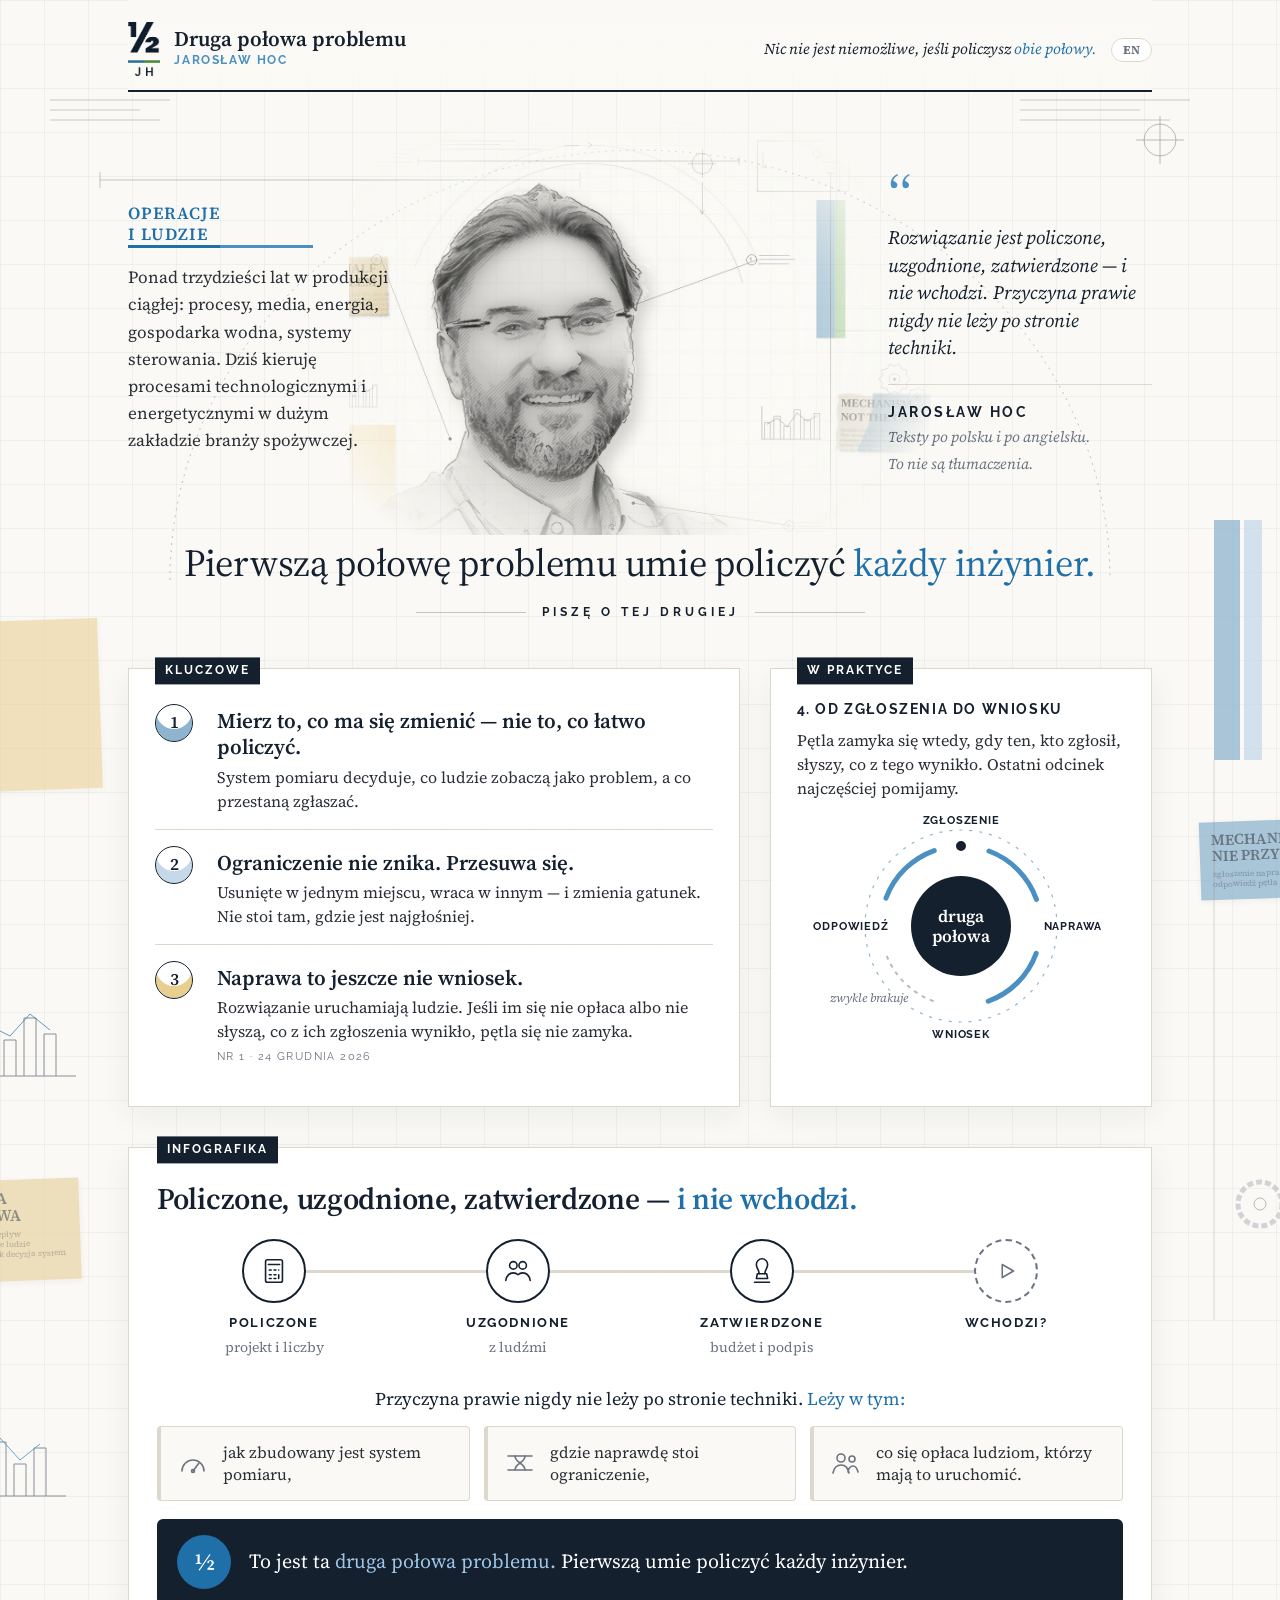
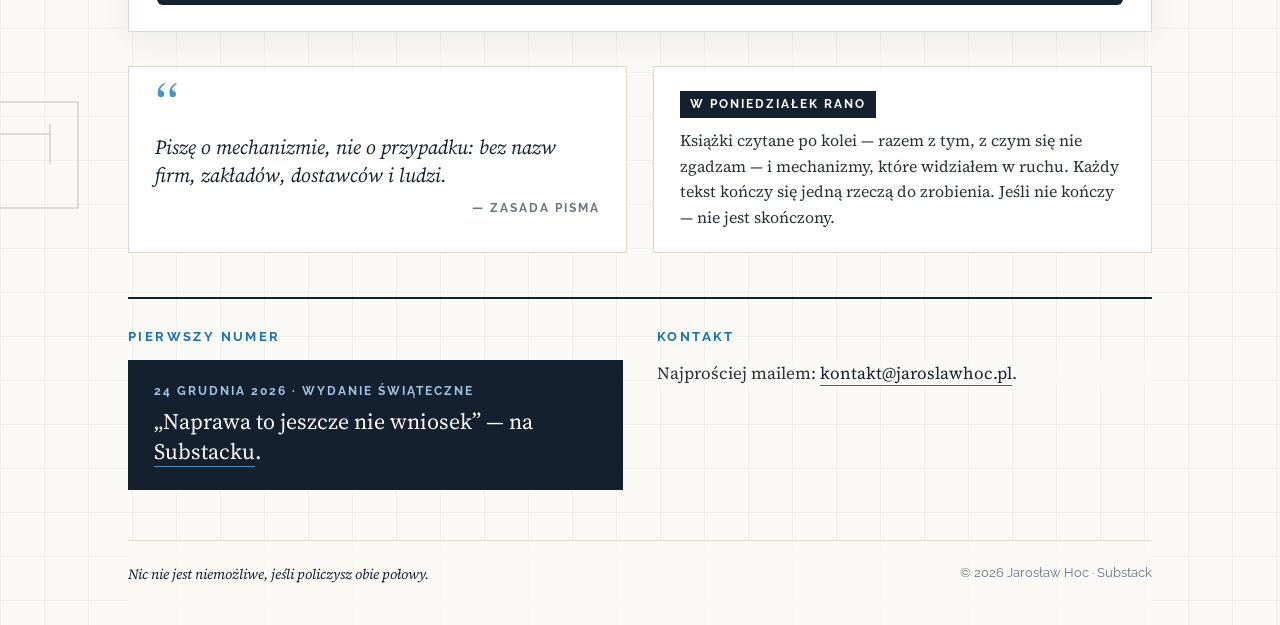
<file: index.html>
<!doctype html>
<html lang="pl">
<head>
<meta charset="utf-8">
<meta name="viewport" content="width=device-width,initial-scale=1">

<meta charset="utf-8">
<meta name="viewport" content="width=device-width,initial-scale=1">
<title>Jarosław Hoc — Druga połowa problemu</title>
<meta name="description" content="Techniczne rozwiązania zawodzą z powodów, które nie są techniczne. Teksty o tej drugiej połowie.">
<meta property="og:type" content="website"><meta property="og:site_name" content="Druga połowa problemu">
<meta property="og:title" content="Jarosław Hoc — Druga połowa problemu"><meta property="og:description" content="Techniczne rozwiązania zawodzą z powodów, które nie są techniczne. Teksty o tej drugiej połowie.">
<meta property="og:url" content="https://jaroslawhoc.pl/"><meta property="og:image" content="https://jaroslawhoc.pl/og-default.jpg">
<meta property="og:image:width" content="1200"><meta property="og:image:height" content="630">
<meta name="twitter:card" content="summary_large_image"><meta name="twitter:image" content="https://jaroslawhoc.pl/og-default.jpg">
<link rel="alternate" hreflang="pl" href="https://jaroslawhoc.pl/">
<link rel="alternate" hreflang="en" href="https://jaroslawhoc.pl/about">
<link rel="preconnect" href="https://fonts.googleapis.com"><link rel="preconnect" href="https://fonts.gstatic.com" crossorigin>
<link href="https://fonts.googleapis.com/css2?family=Raleway:wght@400;500;600;700&family=Source+Serif+4:ital,opsz,wght@0,8..60,400;0,8..60,600;1,8..60,400&display=swap" rel="stylesheet">
<link rel="icon" href="favicon.png?v=1791019325" type="image/png"><link rel="apple-touch-icon" href="apple-touch-icon.png">
<style>
:root{--navy:#14202E;--blue:#1F6FA8;--blueS:#8FB4CF;--green:#4A90C2;--greenS:#C4DAEA;--amber:#E9CF8F;--ink:#2B2F36;--gray:#6B7280;--line:#8A8F98;--rule:#DDD8CC;--paper:#FAF9F5;--serif:"Source Serif 4",Georgia,serif}
*{box-sizing:border-box}
html{background:var(--paper)}
body{margin:0;color:var(--ink);font-family:Raleway,system-ui,sans-serif;font-size:17px;line-height:1.6;position:relative;overflow-x:hidden;
  background-image:linear-gradient(rgba(20,32,46,.045) 1px,transparent 1px),linear-gradient(90deg,rgba(20,32,46,.045) 1px,transparent 1px);background-size:44px 44px}
a{color:var(--navy);text-decoration:none;border-bottom:1px solid var(--blue)}a:hover{color:var(--blue)}
.page{max-width:1080px;margin:0 auto;padding:0 28px;position:relative;z-index:1}
/* warstwa szkicu na całą stronę */
.sketch{position:absolute;inset:0;z-index:0;pointer-events:none;overflow:hidden}
.sketch svg{position:absolute;stroke:var(--line);fill:none;stroke-width:1}
.sketch .bar{position:absolute;opacity:.75}.sketch .only-m{display:none}
.sketch .note{position:absolute;font-family:var(--serif);font-weight:600;color:rgba(20,32,46,.55);line-height:1.05;padding:10px 12px;transform:rotate(-2deg);box-shadow:0 2px 6px rgba(0,0,0,.06)}
.sketch .note small{display:block;font-weight:400;font-size:8px;line-height:1.3;margin-top:6px;opacity:.6}
/* pasek górny */
.top{display:flex;justify-content:space-between;align-items:center;padding:22px 0 14px;border-bottom:2px solid var(--navy);gap:16px;flex-wrap:wrap;background:linear-gradient(var(--paper),rgba(250,249,245,.85))}
.brand{display:flex;align-items:center;gap:14px;border:0}
.brand img{height:54px}
.brand b{display:block;font-family:var(--serif);font-size:21px;color:var(--navy);font-weight:600;line-height:1.15}
.brand small{display:block;color:var(--green);font-size:12px;font-weight:700;letter-spacing:1.6px;text-transform:uppercase}
.motto{font-family:var(--serif);font-style:italic;font-size:15px;color:var(--navy)}
.motto em{font-style:italic;color:var(--blue)}
.lang{border:1px solid var(--rule);border-radius:999px;padding:3px 11px;font-size:12px;font-weight:700;color:var(--gray);margin-left:14px;font-style:normal;background:#fff}
/* hero */
.head{display:grid;grid-template-columns:1fr 1.7fr 1fr;gap:24px;align-items:center;padding:30px 0 0}
.kick{font-family:var(--serif);font-size:22px;line-height:1.25;letter-spacing:1px;text-transform:uppercase;color:var(--blue);margin:0 0 16px;font-weight:600}
.rulet{width:70%;height:3px;background:linear-gradient(90deg,var(--blue) 50%,var(--green) 50%);margin:0 0 16px}
.head .left p{font-family:var(--serif);font-size:17px;margin:0}
.portrait{position:relative}
.portrait img{width:130%;margin-left:-15%;display:block;mix-blend-mode:multiply;
  -webkit-mask-image:radial-gradient(ellipse 58% 62% at 46% 52%,#000 48%,transparent 100%);mask-image:radial-gradient(ellipse 58% 62% at 46% 52%,#000 48%,transparent 100%)}
.qmark{font-family:var(--serif);font-size:64px;line-height:.6;color:var(--green);display:block;margin-bottom:6px}
.head .right blockquote{margin:0;font-family:var(--serif);font-style:italic;font-size:19px;line-height:1.45;color:var(--navy)}
.sig{margin-top:22px;padding-top:16px;border-top:1px solid var(--rule)}
.sig b{display:block;letter-spacing:2.5px;font-size:14px;color:var(--navy)}
.sig span{font-family:var(--serif);font-style:italic;font-size:15px;color:var(--gray)}
/* nagłówek — mniejszy */
.anchor{text-align:center;padding:6px 0 0}
.anchor h1{font-family:var(--serif);font-weight:400;font-size:clamp(26px,3.4vw,38px);line-height:1.2;color:var(--navy);margin:0;letter-spacing:-.3px}
.anchor h1 em{font-style:normal;color:var(--blue)}
.byline{display:flex;align-items:center;gap:16px;justify-content:center;margin:16px 0 0;letter-spacing:4px;font-size:12px;color:var(--navy);font-weight:700}
.byline:before,.byline:after{content:"";height:1px;width:110px;background:var(--line);opacity:.5}
/* wstawka kluczowe + w praktyce */
.grid{display:grid;grid-template-columns:1.6fr 1fr;gap:30px;margin-top:46px}
.card{background:rgba(255,255,255,.92);border:1px solid var(--rule);position:relative;padding:0 26px 24px;box-shadow:0 10px 30px rgba(20,32,46,.06)}
.lab{display:inline-block;background:var(--navy);color:#fff;font-size:12px;letter-spacing:2px;font-weight:700;padding:4px 10px;transform:translateY(-50%)}
.keys{list-style:none;margin:2px 0 0;padding:0}
.keys li{display:grid;grid-template-columns:46px 1fr;gap:16px;padding:16px 0;border-top:1px solid var(--rule)}
.keys li:first-child{border:0;padding-top:4px}
.num{width:38px;height:38px;border-radius:50%;border:1.5px solid var(--navy);display:flex;align-items:center;justify-content:center;font-family:var(--serif);font-weight:600;color:var(--navy);background:#fff}
.keys li:nth-child(1) .num{box-shadow:inset 0 -12px 0 var(--blueS)}
.keys li:nth-child(2) .num{box-shadow:inset 0 -12px 0 var(--greenS)}
.keys li:nth-child(3) .num{box-shadow:inset 0 -12px 0 var(--amber)}
.keys h3{margin:4px 0 4px;font-family:var(--serif);font-size:21px;font-weight:600;color:var(--navy);line-height:1.25}
.keys p{margin:0;font-family:var(--serif);font-size:16px;line-height:1.5;color:var(--ink)}
.keys .hint{display:block;font-family:Raleway,sans-serif;font-size:11px;letter-spacing:1.4px;text-transform:uppercase;color:var(--gray);margin-top:6px}
.card h3.t{margin:0 0 8px;font-size:14px;letter-spacing:1.6px;text-transform:uppercase;color:var(--navy)}
.card p.s{margin:0 0 6px;font-family:var(--serif);font-size:16px;line-height:1.5}
.loop{display:block;margin:6px auto 0;width:100%;max-width:300px}
.loop text{font-family:Raleway,sans-serif;font-weight:700;font-size:11px;letter-spacing:.8px;fill:var(--navy);text-anchor:middle}
.loop .mid{font-family:var(--serif);font-size:17px;font-weight:600;letter-spacing:0;fill:#fff}
.loop .lbl text{paint-order:stroke;stroke:#fff;stroke-width:5px;stroke-linejoin:round}
.loop .miss{font-family:var(--serif);font-style:italic;font-weight:400;font-size:12px;fill:#6B7280;letter-spacing:0}
.ring{transform-box:fill-box;transform-origin:center;animation:spin 40s linear infinite}
.dot{offset-path:path("M150 40 A80 80 0 0 1 150 200 A80 80 0 0 1 150 40");animation:run 8s linear infinite}
.fill{stroke-dasharray:1;stroke-dashoffset:1;animation:close 8s linear infinite}
.miss{animation:miss 8s linear infinite}
.gear{transform-box:fill-box;transform-origin:center;animation:spin 18s linear infinite}.gear.r{animation-direction:reverse;animation-duration:12s}
@keyframes spin{to{transform:rotate(360deg)}}
@keyframes run{to{offset-distance:100%}}
@keyframes close{0%,55%{stroke-dashoffset:1;opacity:1}69%{stroke-dashoffset:0;opacity:1}92%{stroke-dashoffset:0;opacity:1}100%{stroke-dashoffset:0;opacity:0}}
@keyframes miss{0%,55%{opacity:1}62%,94%{opacity:0}100%{opacity:1}}
@media(prefers-reduced-motion:reduce){.ring,.dot,.fill,.miss,.gear{animation:none}.dot{offset-distance:62%}}
/* dół */
.bottom{display:grid;grid-template-columns:1fr 1fr;gap:26px;margin:34px 0 0}
.box{background:rgba(255,255,255,.92);border:1px solid var(--rule);padding:22px 26px}
.box blockquote{margin:0;font-family:var(--serif);font-style:italic;font-size:20px;line-height:1.4;color:var(--navy)}
.box .src{display:block;text-align:right;margin-top:10px;letter-spacing:2px;font-size:12px;font-weight:700;color:var(--gray)}
.box .lab{transform:none;margin-bottom:10px}
.box p{margin:0;font-family:var(--serif);font-size:16px}
.about{display:grid;grid-template-columns:1fr 1fr;gap:34px;margin-top:44px;padding-top:28px;border-top:2px solid var(--navy)}
.about h2{font-size:13px;letter-spacing:2.4px;text-transform:uppercase;color:var(--blue);margin:0 0 12px}
.next{background:var(--navy);color:#fff;padding:22px 26px}
.next b{display:block;font-size:12px;letter-spacing:2px;color:#9fc6e6;margin-bottom:6px}
.next span{font-family:var(--serif);font-size:22px;line-height:1.3}
.next a{color:#fff;border-color:var(--green)}
.contact p{font-family:var(--serif);font-size:17px;margin:0;background:rgba(250,249,245,.85)}
footer{margin-top:50px;border-top:1px solid var(--rule);padding:22px 0 40px;color:var(--gray);font-size:13px;display:flex;justify-content:space-between;flex-wrap:wrap;gap:10px;background:rgba(250,249,245,.85)}
footer .m{font-family:var(--serif);font-style:italic;font-size:14px;color:var(--navy)}
footer a{border:0;color:var(--gray)}

/* infografika z tekstu autora */
.info{margin-top:40px;background:rgba(255,255,255,.95);border:1px solid var(--rule);padding:0 28px 26px;box-shadow:0 10px 30px rgba(20,32,46,.06)}
.info h2.h{font-family:var(--serif);font-weight:600;font-size:30px;color:var(--navy);margin:4px 0 22px;letter-spacing:-.3px;text-transform:none;line-height:1.2}
.info h2.h em{font-style:normal;color:var(--blue)}
.steps{position:relative;display:grid;grid-template-columns:repeat(4,1fr);gap:10px;text-align:center;margin-bottom:8px}
.track{position:absolute;left:12.5%;right:12.5%;top:31px;height:3px;background:var(--rule)}
.prog{height:100%;width:0;background:linear-gradient(90deg,#8FB4CF,#1F6FA8);animation:prog 12s infinite}
.step{position:relative}
.step .c{width:64px;height:64px;margin:0 auto 10px;border-radius:50%;background:#fff;border:2px solid var(--navy);display:flex;align-items:center;justify-content:center;transition:none}
.step .c svg{width:30px;height:30px;fill:none;stroke:var(--navy);stroke-width:1.7;stroke-linecap:round;stroke-linejoin:round}
.step b{display:block;font-size:13px;letter-spacing:1.6px;text-transform:uppercase;color:var(--navy)}
.step small{display:block;font-family:var(--serif);font-size:14px;color:var(--gray);margin-top:2px}
.s1 .c{animation:on1 12s infinite}.s2 .c{animation:on2 12s infinite}.s3 .c{animation:on3 12s infinite}
.s4 .c{border-style:dashed;border-color:var(--gray);animation:fail 12s infinite}
.s4 .no{font-family:var(--serif);font-style:italic;font-size:16px;color:var(--blue);margin-top:4px;opacity:0;animation:no 12s infinite}
.why{margin:22px 0 12px;font-family:var(--serif);font-size:18px;color:var(--navy);text-align:center}
.why em{font-style:normal;color:var(--blue)}
.causes{display:grid;grid-template-columns:repeat(3,1fr);gap:14px}
.cause{border:1px solid var(--rule);border-left:4px solid var(--rule);border-radius:4px;padding:14px 16px;background:var(--paper);display:grid;grid-template-columns:34px 1fr;gap:12px;align-items:center}
.cause svg{width:32px;height:32px;fill:none;stroke:var(--gray);stroke-width:1.6;stroke-linecap:round;stroke-linejoin:round}
.cause p{margin:0;font-family:var(--serif);font-size:16px;line-height:1.4;color:var(--ink)}
.k1{animation:c1 12s infinite}.k2{animation:c2 12s infinite}.k3{animation:c3 12s infinite}
.info .takeaway{display:grid;grid-template-columns:54px 1fr;gap:18px;align-items:center;margin-top:18px;padding:16px 20px;background:var(--navy);color:#fff;border-radius:6px}
.takeaway .b{width:54px;height:54px;border-radius:50%;background:var(--blue);display:flex;align-items:center;justify-content:center;font-family:var(--serif);font-size:24px;font-weight:600}
.takeaway span{font-family:var(--serif);font-size:20px;line-height:1.35}
.takeaway em{font-style:normal;color:#9FC6E6}
@keyframes prog{0%{width:0}45%,95%{width:100%}100%{width:0}}
@keyframes on1{0%,4%{background:#fff;border-color:#14202E}8%,95%{background:#1F6FA8;border-color:#1F6FA8}100%{background:#fff;border-color:#14202E}}
@keyframes on2{0%,17%{background:#fff;border-color:#14202E}21%,95%{background:#1F6FA8;border-color:#1F6FA8}100%{background:#fff;border-color:#14202E}}
@keyframes on3{0%,30%{background:#fff;border-color:#14202E}34%,95%{background:#1F6FA8;border-color:#1F6FA8}100%{background:#fff;border-color:#14202E}}
.s1 .c svg{animation:i1 12s infinite}.s2 .c svg{animation:i2 12s infinite}.s3 .c svg{animation:i3 12s infinite}
@keyframes i1{0%,4%{stroke:#14202E}8%,95%{stroke:#fff}100%{stroke:#14202E}}
@keyframes i2{0%,17%{stroke:#14202E}21%,95%{stroke:#fff}100%{stroke:#14202E}}
@keyframes i3{0%,30%{stroke:#14202E}34%,95%{stroke:#fff}100%{stroke:#14202E}}
@keyframes fail{0%,44%{transform:none}46%{transform:translateX(-4px)}48%{transform:translateX(4px)}50%{transform:translateX(-3px)}52%,100%{transform:none}}
@keyframes no{0%,46%{opacity:0}50%,95%{opacity:1}100%{opacity:0}}
@keyframes c1{0%,56%{border-left-color:#DDD8CC;background:#FAF9F5}60%,95%{border-left-color:#1F6FA8;background:#EEF4F9}100%{border-left-color:#DDD8CC;background:#FAF9F5}}
@keyframes c2{0%,64%{border-left-color:#DDD8CC;background:#FAF9F5}68%,95%{border-left-color:#1F6FA8;background:#EEF4F9}100%{border-left-color:#DDD8CC;background:#FAF9F5}}
@keyframes c3{0%,72%{border-left-color:#DDD8CC;background:#FAF9F5}76%,95%{border-left-color:#1F6FA8;background:#EEF4F9}100%{border-left-color:#DDD8CC;background:#FAF9F5}}
.k1 svg{animation:d1 12s infinite}.k2 svg{animation:d2 12s infinite}.k3 svg{animation:d3 12s infinite}
@keyframes d1{0%,56%{stroke:#6B7280}60%,95%{stroke:#1F6FA8}100%{stroke:#6B7280}}
@keyframes d2{0%,64%{stroke:#6B7280}68%,95%{stroke:#1F6FA8}100%{stroke:#6B7280}}
@keyframes d3{0%,72%{stroke:#6B7280}76%,95%{stroke:#1F6FA8}100%{stroke:#6B7280}}
@media(max-width:700px){.steps{grid-template-columns:1fr 1fr;row-gap:22px}.track{display:none}.causes{grid-template-columns:1fr}.info h2.h{font-size:24px}}
@media(prefers-reduced-motion:reduce){.prog,.step .c,.step .c svg,.no,.cause,.cause svg{animation:none!important}.prog{width:100%}.s4 .no{opacity:1}}

@media(max-width:900px){
  .head,.grid,.bottom,.about{grid-template-columns:1fr}
  .portrait{max-width:440px;margin:0 auto}
  .byline:before,.byline:after{width:40px}
  .sketch .hide-m{display:none}.sketch .only-m{display:block}
  .motto{order:3;width:100%}
}
</style>
</head>
<body>

<!-- szkic inżynierski rozlany na całą stronę: kontynuacja motywów z portretu -->
<div class="sketch" aria-hidden="true">
  <!-- łuk i celownik nad portretem, wychodzące poza zdjęcie -->
  <svg class="hide-m" style="left:calc(50% - 620px);top:60px" width="1240" height="560" viewBox="0 0 1240 560">
    <path d="M150 520 A470 430 0 0 1 1090 520" stroke-dasharray="2 5" opacity=".55"/>
    <path d="M80 120 H560" opacity=".5"/><path d="M80 112v16M560 112v16" opacity=".5"/>
    <circle cx="1140" cy="80" r="16" opacity=".6"/><path d="M1116 80h48M1140 56v48" opacity=".6"/>
    <path d="M1000 40h170M1000 50h120M1000 60h150" opacity=".45"/>
    <path d="M30 40h120M30 50h90M30 60h110" opacity=".45"/>
  </svg>
  <!-- kolorowe słupki (niebieski/zielony) jak w szkicu -->
  <div class="bar hide-m" style="right:calc(50% - 600px);top:520px;width:26px;height:240px;background:var(--blueS)"></div>
  <div class="bar hide-m" style="right:calc(50% - 622px);top:520px;width:18px;height:240px;background:var(--greenS)"></div>
  <!-- bursztynowe kartki -->
  <div class="note hide-m" style="left:calc(50% - 660px);top:620px;width:120px;height:170px;background:var(--amber);opacity:.55"></div>
  <div class="note hide-m" style="left:calc(50% - 700px);top:1180px;width:140px;font-size:16px;background:#EAD9AE;opacity:.8">DRUGA<br>POŁOWA<small>pomiar przepływ ograniczenie ludzie poniedziałek decyzja system wniosek</small></div>
  <div class="note hide-m" style="right:calc(50% - 710px);top:820px;width:150px;font-size:15px;background:var(--blueS);opacity:.75;color:rgba(20,32,46,.7)">MECHANIZM,<br>NIE PRZYPADEK<small>zgłoszenie naprawa wniosek odpowiedź pętla standard</small></div>
  <!-- wykresy słupkowe -->
  <svg class="hide-m" style="left:calc(50% - 690px);top:1000px" width="130" height="80" viewBox="0 0 130 80"><path d="M4 76H126M4 4V76"/><path d="M14 76V48h12v28M34 76V30h12v46M54 76V40h12v36M74 76V18h12v58M94 76V34h12v42"/><path d="M20 44L40 26 60 36 80 14 100 30" stroke="#1F6FA8" opacity=".7"/></svg>
  <svg class="hide-m" style="left:calc(50% - 700px);top:1420px" width="130" height="80" viewBox="0 0 130 80"><path d="M4 76H126M4 4V76"/><path d="M14 76V40h12v36M34 76V52h12v24M54 76V22h12v54M74 76V44h12v32M94 76V28h12v48"/><path d="M20 36L40 48 60 18 80 40 100 24" stroke="#4A90C2" opacity=".8"/></svg>
  <!-- zębatki -->
  <svg class="hide-m" style="right:calc(50% - 690px);top:1160px" width="110" height="100" viewBox="0 0 110 100"><g opacity=".6"><g class="gear"><circle cx="40" cy="44" r="22" stroke-dasharray="6 3" stroke-width="5" stroke="#B7BBC2"/><circle cx="40" cy="44" r="6"/></g><g class="gear r"><circle cx="82" cy="72" r="14" stroke-dasharray="4 3" stroke-width="4" stroke="#B7BBC2"/><circle cx="82" cy="72" r="4"/></g></g></svg>
  <!-- ramki-schematy -->
  <svg class="hide-m" style="left:calc(50% - 700px);top:1700px" width="140" height="110" viewBox="0 0 140 110"><rect x="2" y="2" width="136" height="106" opacity=".55"/><circle cx="30" cy="54" r="7" opacity=".55"/><circle cx="44" cy="70" r="7" opacity=".55"/><path d="M20 24v10h90M110 24v40" opacity=".55"/></svg>
  <!-- pionowa linia prowadząca przez całą stronę -->
  <svg class="hide-m" style="right:calc(50% - 575px);top:760px" width="2" height="560" viewBox="0 0 2 560"><path d="M1 0V560" opacity=".35"/></svg>
  <!-- na telefonie: tylko dwa słupki z boku -->
  <div class="bar only-m" style="right:0;top:360px;width:8px;height:180px;background:var(--blueS)"></div>
  <div class="bar only-m" style="right:8px;top:360px;width:5px;height:180px;background:var(--greenS)"></div>
</div>

<div class="page">

<div class="top">
  <a class="brand" href="./"><img src="logo.png" alt="½ JH"><span><b>Druga połowa problemu</b><small>Jarosław Hoc</small></span></a>
  <div class="motto">Nic nie jest niemożliwe, jeśli policzysz <em>obie połowy.</em><a class="lang" href="about" lang="en">EN</a></div>
</div>

<section class="head">
  <div class="left">
    <p class="kick">Operacje<br>i ludzie</p>
    <div class="rulet"></div>
    <p>Ponad trzydzieści lat w produkcji ciągłej: procesy, media, energia, gospodarka wodna, systemy sterowania. Dziś kieruję procesami technologicznymi i energetycznymi w dużym zakładzie branży spożywczej.</p>
  </div>
  <div class="portrait"><img src="szkic-hero.jpg" alt="Jarosław Hoc – szkic inżynierski"></div>
  <div class="right">
    <span class="qmark">“</span>
    <blockquote>Rozwiązanie jest policzone, uzgodnione, zatwierdzone — i nie wchodzi. Przyczyna prawie nigdy nie leży po stronie techniki.</blockquote>
    <div class="sig"><b>JAROSŁAW HOC</b><span>Teksty po polsku i po angielsku.<br>To nie są tłumaczenia.</span></div>
  </div>
</section>

<section class="anchor">
  <h1>Pierwszą połowę problemu umie policzyć <em>każdy inżynier.</em></h1>
  <div class="byline">PISZĘ O TEJ DRUGIEJ</div>
</section>

<section class="grid">
  <div class="card">
    <span class="lab">KLUCZOWE</span>
    <ol class="keys">
      <li><span class="num">1</span><div><h3>Mierz to, co ma się zmienić — nie to, co łatwo policzyć.</h3><p>System pomiaru decyduje, co ludzie zobaczą jako problem, a co przestaną zgłaszać.</p></div></li>
      <li><span class="num">2</span><div><h3>Ograniczenie nie znika. Przesuwa się.</h3><p>Usunięte w jednym miejscu, wraca w innym — i zmienia gatunek. Nie stoi tam, gdzie jest najgłośniej.</p></div></li>
      <li><span class="num">3</span><div><h3>Naprawa to jeszcze nie wniosek.</h3><p>Rozwiązanie uruchamiają ludzie. Jeśli im się nie opłaca albo nie słyszą, co z ich zgłoszenia wynikło, pętla się nie zamyka.<span class="hint">Nr 1 · 24 grudnia 2026</span></p></div></li>
    </ol>
  </div>
  <div class="card">
    <span class="lab">W PRAKTYCE</span>
    <h3 class="t">4. Od zgłoszenia do wniosku</h3>
    <p class="s">Pętla zamyka się wtedy, gdy ten, kto zgłosił, słyszy, co z tego wynikło. Ostatni odcinek najczęściej pomijamy.</p>
    <svg class="loop" viewBox="0 0 300 245" aria-label="Pętla: zgłoszenie, naprawa, wniosek, odpowiedź — odpowiedzi zwykle brakuje">
      <circle class="ring" cx="150" cy="120" r="96" fill="none" stroke="#8FB4CF" stroke-width="1.2" stroke-dasharray="3 7"/>
      <g fill="none" stroke="#4A90C2" stroke-width="5" stroke-linecap="round">
        <circle cx="150" cy="120" r="80" stroke-dasharray="69.8 432.8" stroke-dashoffset="-404.9"/>
        <circle cx="150" cy="120" r="80" stroke-dasharray="69.8 432.8" stroke-dashoffset="-27.9"/>
        <circle cx="150" cy="120" r="80" stroke-dasharray="69.8 432.8" stroke-dashoffset="-279.3"/>
      </g>
      <path d="M122.6 195.2 A80 80 0 0 1 74.8 147.4" fill="none" stroke="#B7BBC2" stroke-width="2" stroke-dasharray="4 5"/>
      <path class="fill" d="M122.6 195.2 A80 80 0 0 1 74.8 147.4" pathLength="1" fill="none" stroke="#1F6FA8" stroke-width="5" stroke-linecap="round"/>
      <circle cx="150" cy="120" r="50" fill="#14202E"/>
      <text class="mid" x="150" y="116">druga</text><text class="mid" x="150" y="136">połowa</text>
      <circle class="dot" r="6" fill="#14202E" stroke="#fff" stroke-width="2"/>
      <g class="lbl"><text x="150" y="18">ZGŁOSZENIE</text><text x="262" y="124">NAPRAWA</text>
      <text x="150" y="232">WNIOSEK</text><text x="40" y="124">ODPOWIEDŹ</text><text class="miss" x="58" y="196">zwykle brakuje</text></g>
    </svg>
  </div>
</section>

<section class="info">
  <span class="lab">INFOGRAFIKA</span>
  <h2 class="h">Policzone, uzgodnione, zatwierdzone — <em>i nie wchodzi.</em></h2>
  <div class="steps">
    <div class="track"><div class="prog"></div></div>
    <div class="step s1"><div class="c"><svg viewBox="0 0 32 32"><rect x="7" y="4" width="18" height="24" rx="2"/><path d="M10 9h12M11 15h2M16 15h2M21 15h0M11 20h2M16 20h2M11 24h2M16 24h2M21 20v4"/></svg></div><b>Policzone</b><small>projekt i liczby</small></div>
    <div class="step s2"><div class="c"><svg viewBox="0 0 32 32"><circle cx="11" cy="10" r="4"/><circle cx="21" cy="10" r="4"/><path d="M3 26c1-5 4-8 8-8 2 0 3.6.7 5 2 1.4-1.3 3-2 5-2 4 0 7 3 8 8"/></svg></div><b>Uzgodnione</b><small>z ludźmi</small></div>
    <div class="step s3"><div class="c"><svg viewBox="0 0 32 32"><path d="M8 28h16M10 24h12l-1-5h-10z"/><path d="M13 19c0-4-3-6-3-10a6 6 0 0 1 12 0c0 4-3 6-3 10"/></svg></div><b>Zatwierdzone</b><small>budżet i podpis</small></div>
    <div class="step s4"><div class="c"><svg viewBox="0 0 32 32" style="stroke:#6B7280"><path d="M12 9l12 7-12 7z"/></svg></div><b>Wchodzi?</b><div class="no">nie wchodzi</div></div>
  </div>
  <p class="why">Przyczyna prawie nigdy nie leży po stronie techniki. <em>Leży w tym:</em></p>
  <div class="causes">
    <div class="cause k1"><svg viewBox="0 0 32 32"><path d="M5 24a11 11 0 1 1 22 0"/><path d="M16 24l6-8"/><circle cx="16" cy="24" r="1.5"/></svg><p>jak zbudowany jest system pomiaru,</p></div>
    <div class="cause k2"><svg viewBox="0 0 32 32"><path d="M4 9h24M4 23h24"/><path d="M11 9c0 7 10 7 10 14M21 9c0 7-10 7-10 14"/></svg><p>gdzie naprawdę stoi ograniczenie,</p></div>
    <div class="cause k3"><svg viewBox="0 0 32 32"><circle cx="11" cy="11" r="4"/><circle cx="22" cy="12" r="3"/><path d="M3 26c1-5 4-8 8-8s7 3 8 8M18 25c.6-3.6 2.4-6 5-6s4 2 5 6"/></svg><p>co się opłaca ludziom, którzy mają to uruchomić.</p></div>
  </div>
  <div class="takeaway"><div class="b">½</div><span>To jest ta <em>druga połowa problemu.</em> Pierwszą umie policzyć każdy inżynier.</span></div>
</section>

<section class="bottom">
  <div class="box"><span class="qmark">“</span><blockquote>Piszę o mechanizmie, nie o przypadku: bez nazw firm, zakładów, dostawców i ludzi.</blockquote><span class="src">— ZASADA PISMA</span></div>
  <div class="box"><span class="lab">W PONIEDZIAŁEK RANO</span><p>Książki czytane po kolei — razem z tym, z czym się nie zgadzam — i mechanizmy, które widziałem w ruchu. Każdy tekst kończy się jedną rzeczą do zrobienia. Jeśli nie kończy — nie jest skończony.</p></div>
</section>

<section class="about">
  <div>
    <h2>Pierwszy numer</h2>
    <div class="next"><b>24 GRUDNIA 2026 · WYDANIE ŚWIĄTECZNE</b><span>„Naprawa to jeszcze nie wniosek” — na <a href="https://jaroslawhoc.substack.com">Substacku</a>.</span></div>
  </div>
  <div class="contact">
    <h2>Kontakt</h2>
    <p>Najprościej mailem: <a href="mailto:kontakt@jaroslawhoc.pl">kontakt@jaroslawhoc.pl</a>.</p>
  </div>
</section>

<footer><span class="m">Nic nie jest niemożliwe, jeśli policzysz obie połowy.</span><span>© 2026 Jarosław Hoc · <a href="https://jaroslawhoc.substack.com">Substack</a></span></footer>
</div>
<script data-goatcounter="https://jaroslawhoc.goatcounter.com/count" async src="//gc.zgo.at/count.js"></script>
</body>
</html>
</file>
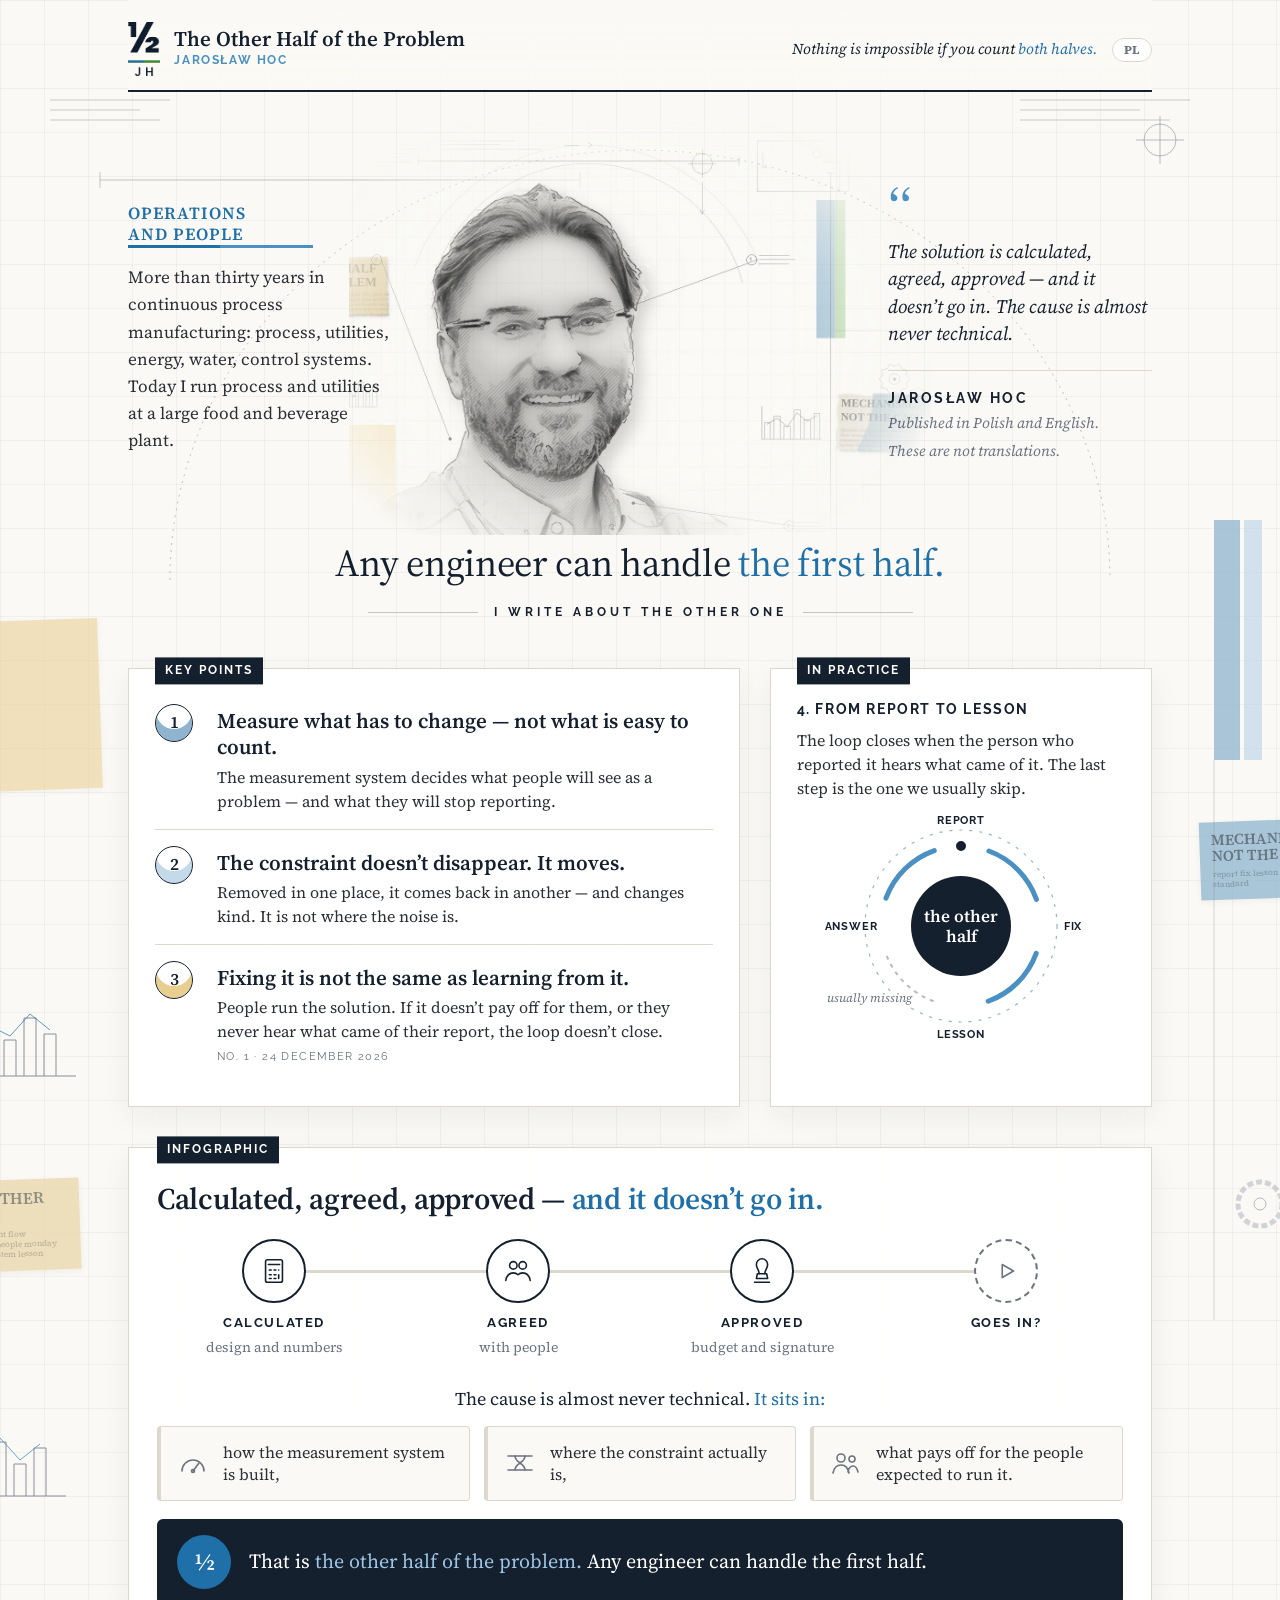
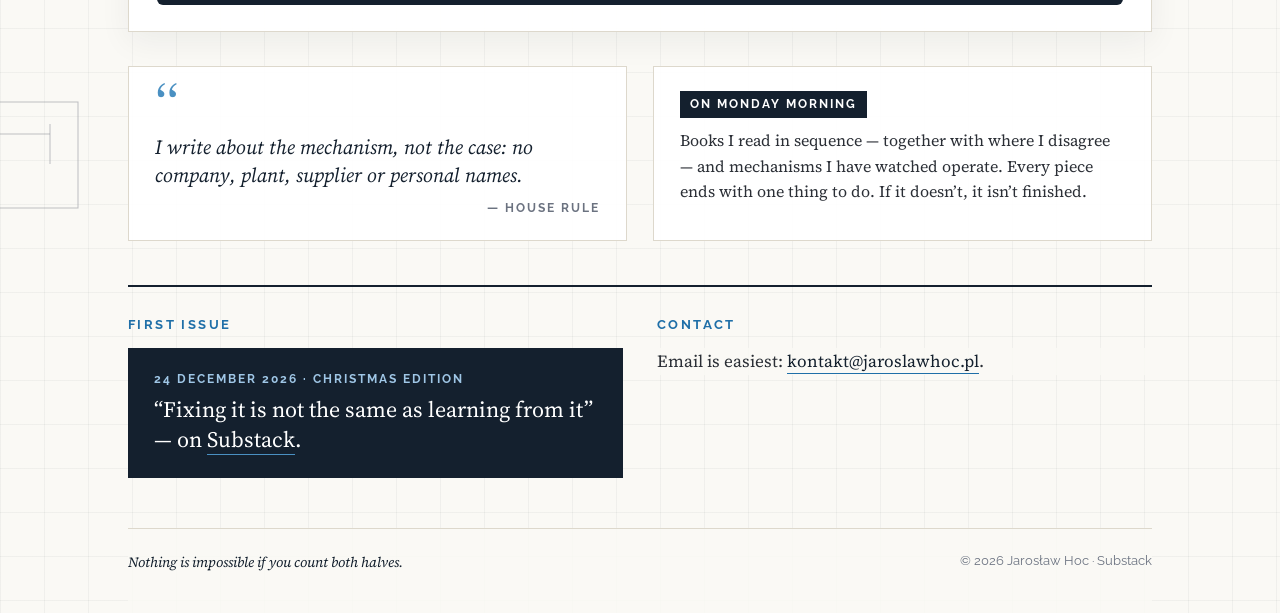
<file: about.html>
<!doctype html>
<html lang="en">
<head>
<meta charset="utf-8">
<meta name="viewport" content="width=device-width,initial-scale=1">
<title>Jarosław Hoc — The Other Half of the Problem</title>
<meta name="description" content="Technical solutions fail for reasons that are not technical. Writing about the other half.">
<meta property="og:type" content="website"><meta property="og:site_name" content="The Other Half of the Problem">
<meta property="og:title" content="Jarosław Hoc — The Other Half of the Problem"><meta property="og:description" content="Technical solutions fail for reasons that are not technical. Writing about the other half.">
<meta property="og:url" content="https://jaroslawhoc.pl/about"><meta property="og:image" content="https://jaroslawhoc.pl/og-default.jpg">
<meta property="og:image:width" content="1200"><meta property="og:image:height" content="630">
<meta name="twitter:card" content="summary_large_image"><meta name="twitter:image" content="https://jaroslawhoc.pl/og-default.jpg">
<link rel="alternate" hreflang="pl" href="https://jaroslawhoc.pl/">
<link rel="alternate" hreflang="en" href="https://jaroslawhoc.pl/about">
<link rel="preconnect" href="https://fonts.googleapis.com"><link rel="preconnect" href="https://fonts.gstatic.com" crossorigin>
<link href="https://fonts.googleapis.com/css2?family=Raleway:wght@400;500;600;700&family=Source+Serif+4:ital,opsz,wght@0,8..60,400;0,8..60,600;1,8..60,400&display=swap" rel="stylesheet">
<link rel="icon" href="favicon.png?v=1791019325" type="image/png"><link rel="apple-touch-icon" href="apple-touch-icon.png">
<style>
:root{--navy:#14202E;--blue:#1F6FA8;--blueS:#8FB4CF;--green:#4A90C2;--greenS:#C4DAEA;--amber:#E9CF8F;--ink:#2B2F36;--gray:#6B7280;--line:#8A8F98;--rule:#DDD8CC;--paper:#FAF9F5;--serif:"Source Serif 4",Georgia,serif}
*{box-sizing:border-box}
html{background:var(--paper)}
body{margin:0;color:var(--ink);font-family:Raleway,system-ui,sans-serif;font-size:17px;line-height:1.6;position:relative;overflow-x:hidden;
  background-image:linear-gradient(rgba(20,32,46,.045) 1px,transparent 1px),linear-gradient(90deg,rgba(20,32,46,.045) 1px,transparent 1px);background-size:44px 44px}
a{color:var(--navy);text-decoration:none;border-bottom:1px solid var(--blue)}a:hover{color:var(--blue)}
.page{max-width:1080px;margin:0 auto;padding:0 28px;position:relative;z-index:1}
/* warstwa szkicu na całą stronę */
.sketch{position:absolute;inset:0;z-index:0;pointer-events:none;overflow:hidden}
.sketch svg{position:absolute;stroke:var(--line);fill:none;stroke-width:1}
.sketch .bar{position:absolute;opacity:.75}.sketch .only-m{display:none}
.sketch .note{position:absolute;font-family:var(--serif);font-weight:600;color:rgba(20,32,46,.55);line-height:1.05;padding:10px 12px;transform:rotate(-2deg);box-shadow:0 2px 6px rgba(0,0,0,.06)}
.sketch .note small{display:block;font-weight:400;font-size:8px;line-height:1.3;margin-top:6px;opacity:.6}
/* pasek górny */
.top{display:flex;justify-content:space-between;align-items:center;padding:22px 0 14px;border-bottom:2px solid var(--navy);gap:16px;flex-wrap:wrap;background:linear-gradient(var(--paper),rgba(250,249,245,.85))}
.brand{display:flex;align-items:center;gap:14px;border:0}
.brand img{height:54px}
.brand b{display:block;font-family:var(--serif);font-size:21px;color:var(--navy);font-weight:600;line-height:1.15}
.brand small{display:block;color:var(--green);font-size:12px;font-weight:700;letter-spacing:1.6px;text-transform:uppercase}
.motto{font-family:var(--serif);font-style:italic;font-size:15px;color:var(--navy)}
.motto em{font-style:italic;color:var(--blue)}
.lang{border:1px solid var(--rule);border-radius:999px;padding:3px 11px;font-size:12px;font-weight:700;color:var(--gray);margin-left:14px;font-style:normal;background:#fff}
/* hero */
.head{display:grid;grid-template-columns:1fr 1.7fr 1fr;gap:24px;align-items:center;padding:30px 0 0}
.kick{font-family:var(--serif);font-size:22px;line-height:1.25;letter-spacing:1px;text-transform:uppercase;color:var(--blue);margin:0 0 16px;font-weight:600}
.rulet{width:70%;height:3px;background:linear-gradient(90deg,var(--blue) 50%,var(--green) 50%);margin:0 0 16px}
.head .left p{font-family:var(--serif);font-size:17px;margin:0}
.portrait{position:relative}
.portrait img{width:130%;margin-left:-15%;display:block;mix-blend-mode:multiply;
  -webkit-mask-image:radial-gradient(ellipse 58% 62% at 46% 52%,#000 48%,transparent 100%);mask-image:radial-gradient(ellipse 58% 62% at 46% 52%,#000 48%,transparent 100%)}
.qmark{font-family:var(--serif);font-size:64px;line-height:.6;color:var(--green);display:block;margin-bottom:6px}
.head .right blockquote{margin:0;font-family:var(--serif);font-style:italic;font-size:19px;line-height:1.45;color:var(--navy)}
.sig{margin-top:22px;padding-top:16px;border-top:1px solid var(--rule)}
.sig b{display:block;letter-spacing:2.5px;font-size:14px;color:var(--navy)}
.sig span{font-family:var(--serif);font-style:italic;font-size:15px;color:var(--gray)}
/* nagłówek — mniejszy */
.anchor{text-align:center;padding:6px 0 0}
.anchor h1{font-family:var(--serif);font-weight:400;font-size:clamp(26px,3.4vw,38px);line-height:1.2;color:var(--navy);margin:0;letter-spacing:-.3px}
.anchor h1 em{font-style:normal;color:var(--blue)}
.byline{display:flex;align-items:center;gap:16px;justify-content:center;margin:16px 0 0;letter-spacing:4px;font-size:12px;color:var(--navy);font-weight:700}
.byline:before,.byline:after{content:"";height:1px;width:110px;background:var(--line);opacity:.5}
/* wstawka kluczowe + w praktyce */
.grid{display:grid;grid-template-columns:1.6fr 1fr;gap:30px;margin-top:46px}
.card{background:rgba(255,255,255,.92);border:1px solid var(--rule);position:relative;padding:0 26px 24px;box-shadow:0 10px 30px rgba(20,32,46,.06)}
.lab{display:inline-block;background:var(--navy);color:#fff;font-size:12px;letter-spacing:2px;font-weight:700;padding:4px 10px;transform:translateY(-50%)}
.keys{list-style:none;margin:2px 0 0;padding:0}
.keys li{display:grid;grid-template-columns:46px 1fr;gap:16px;padding:16px 0;border-top:1px solid var(--rule)}
.keys li:first-child{border:0;padding-top:4px}
.num{width:38px;height:38px;border-radius:50%;border:1.5px solid var(--navy);display:flex;align-items:center;justify-content:center;font-family:var(--serif);font-weight:600;color:var(--navy);background:#fff}
.keys li:nth-child(1) .num{box-shadow:inset 0 -12px 0 var(--blueS)}
.keys li:nth-child(2) .num{box-shadow:inset 0 -12px 0 var(--greenS)}
.keys li:nth-child(3) .num{box-shadow:inset 0 -12px 0 var(--amber)}
.keys h3{margin:4px 0 4px;font-family:var(--serif);font-size:21px;font-weight:600;color:var(--navy);line-height:1.25}
.keys p{margin:0;font-family:var(--serif);font-size:16px;line-height:1.5;color:var(--ink)}
.keys .hint{display:block;font-family:Raleway,sans-serif;font-size:11px;letter-spacing:1.4px;text-transform:uppercase;color:var(--gray);margin-top:6px}
.card h3.t{margin:0 0 8px;font-size:14px;letter-spacing:1.6px;text-transform:uppercase;color:var(--navy)}
.card p.s{margin:0 0 6px;font-family:var(--serif);font-size:16px;line-height:1.5}
.loop{display:block;margin:6px auto 0;width:100%;max-width:300px}
.loop text{font-family:Raleway,sans-serif;font-weight:700;font-size:11px;letter-spacing:.8px;fill:var(--navy);text-anchor:middle}
.loop .mid{font-family:var(--serif);font-size:17px;font-weight:600;letter-spacing:0;fill:#fff}
.loop .lbl text{paint-order:stroke;stroke:#fff;stroke-width:5px;stroke-linejoin:round}
.loop .miss{font-family:var(--serif);font-style:italic;font-weight:400;font-size:12px;fill:#6B7280;letter-spacing:0}
.ring{transform-box:fill-box;transform-origin:center;animation:spin 40s linear infinite}
.dot{offset-path:path("M150 40 A80 80 0 0 1 150 200 A80 80 0 0 1 150 40");animation:run 8s linear infinite}
.fill{stroke-dasharray:1;stroke-dashoffset:1;animation:close 8s linear infinite}
.miss{animation:miss 8s linear infinite}
.gear{transform-box:fill-box;transform-origin:center;animation:spin 18s linear infinite}.gear.r{animation-direction:reverse;animation-duration:12s}
@keyframes spin{to{transform:rotate(360deg)}}
@keyframes run{to{offset-distance:100%}}
@keyframes close{0%,55%{stroke-dashoffset:1;opacity:1}69%{stroke-dashoffset:0;opacity:1}92%{stroke-dashoffset:0;opacity:1}100%{stroke-dashoffset:0;opacity:0}}
@keyframes miss{0%,55%{opacity:1}62%,94%{opacity:0}100%{opacity:1}}
@media(prefers-reduced-motion:reduce){.ring,.dot,.fill,.miss,.gear{animation:none}.dot{offset-distance:62%}}
/* dół */
.bottom{display:grid;grid-template-columns:1fr 1fr;gap:26px;margin:34px 0 0}
.box{background:rgba(255,255,255,.92);border:1px solid var(--rule);padding:22px 26px}
.box blockquote{margin:0;font-family:var(--serif);font-style:italic;font-size:20px;line-height:1.4;color:var(--navy)}
.box .src{display:block;text-align:right;margin-top:10px;letter-spacing:2px;font-size:12px;font-weight:700;color:var(--gray)}
.box .lab{transform:none;margin-bottom:10px}
.box p{margin:0;font-family:var(--serif);font-size:16px}
.about{display:grid;grid-template-columns:1fr 1fr;gap:34px;margin-top:44px;padding-top:28px;border-top:2px solid var(--navy)}
.about h2{font-size:13px;letter-spacing:2.4px;text-transform:uppercase;color:var(--blue);margin:0 0 12px}
.next{background:var(--navy);color:#fff;padding:22px 26px}
.next b{display:block;font-size:12px;letter-spacing:2px;color:#9fc6e6;margin-bottom:6px}
.next span{font-family:var(--serif);font-size:22px;line-height:1.3}
.next a{color:#fff;border-color:var(--green)}
.contact p{font-family:var(--serif);font-size:17px;margin:0;background:rgba(250,249,245,.85)}
footer{margin-top:50px;border-top:1px solid var(--rule);padding:22px 0 40px;color:var(--gray);font-size:13px;display:flex;justify-content:space-between;flex-wrap:wrap;gap:10px;background:rgba(250,249,245,.85)}
footer .m{font-family:var(--serif);font-style:italic;font-size:14px;color:var(--navy)}
footer a{border:0;color:var(--gray)}

/* infografika z tekstu autora */
.info{margin-top:40px;background:rgba(255,255,255,.95);border:1px solid var(--rule);padding:0 28px 26px;box-shadow:0 10px 30px rgba(20,32,46,.06)}
.info h2.h{font-family:var(--serif);font-weight:600;font-size:30px;color:var(--navy);margin:4px 0 22px;letter-spacing:-.3px;text-transform:none;line-height:1.2}
.info h2.h em{font-style:normal;color:var(--blue)}
.steps{position:relative;display:grid;grid-template-columns:repeat(4,1fr);gap:10px;text-align:center;margin-bottom:8px}
.track{position:absolute;left:12.5%;right:12.5%;top:31px;height:3px;background:var(--rule)}
.prog{height:100%;width:0;background:linear-gradient(90deg,#8FB4CF,#1F6FA8);animation:prog 12s infinite}
.step{position:relative}
.step .c{width:64px;height:64px;margin:0 auto 10px;border-radius:50%;background:#fff;border:2px solid var(--navy);display:flex;align-items:center;justify-content:center;transition:none}
.step .c svg{width:30px;height:30px;fill:none;stroke:var(--navy);stroke-width:1.7;stroke-linecap:round;stroke-linejoin:round}
.step b{display:block;font-size:13px;letter-spacing:1.6px;text-transform:uppercase;color:var(--navy)}
.step small{display:block;font-family:var(--serif);font-size:14px;color:var(--gray);margin-top:2px}
.s1 .c{animation:on1 12s infinite}.s2 .c{animation:on2 12s infinite}.s3 .c{animation:on3 12s infinite}
.s4 .c{border-style:dashed;border-color:var(--gray);animation:fail 12s infinite}
.s4 .no{font-family:var(--serif);font-style:italic;font-size:16px;color:var(--blue);margin-top:4px;opacity:0;animation:no 12s infinite}
.why{margin:22px 0 12px;font-family:var(--serif);font-size:18px;color:var(--navy);text-align:center}
.why em{font-style:normal;color:var(--blue)}
.causes{display:grid;grid-template-columns:repeat(3,1fr);gap:14px}
.cause{border:1px solid var(--rule);border-left:4px solid var(--rule);border-radius:4px;padding:14px 16px;background:var(--paper);display:grid;grid-template-columns:34px 1fr;gap:12px;align-items:center}
.cause svg{width:32px;height:32px;fill:none;stroke:var(--gray);stroke-width:1.6;stroke-linecap:round;stroke-linejoin:round}
.cause p{margin:0;font-family:var(--serif);font-size:16px;line-height:1.4;color:var(--ink)}
.k1{animation:c1 12s infinite}.k2{animation:c2 12s infinite}.k3{animation:c3 12s infinite}
.info .takeaway{display:grid;grid-template-columns:54px 1fr;gap:18px;align-items:center;margin-top:18px;padding:16px 20px;background:var(--navy);color:#fff;border-radius:6px}
.takeaway .b{width:54px;height:54px;border-radius:50%;background:var(--blue);display:flex;align-items:center;justify-content:center;font-family:var(--serif);font-size:24px;font-weight:600}
.takeaway span{font-family:var(--serif);font-size:20px;line-height:1.35}
.takeaway em{font-style:normal;color:#9FC6E6}
@keyframes prog{0%{width:0}45%,95%{width:100%}100%{width:0}}
@keyframes on1{0%,4%{background:#fff;border-color:#14202E}8%,95%{background:#1F6FA8;border-color:#1F6FA8}100%{background:#fff;border-color:#14202E}}
@keyframes on2{0%,17%{background:#fff;border-color:#14202E}21%,95%{background:#1F6FA8;border-color:#1F6FA8}100%{background:#fff;border-color:#14202E}}
@keyframes on3{0%,30%{background:#fff;border-color:#14202E}34%,95%{background:#1F6FA8;border-color:#1F6FA8}100%{background:#fff;border-color:#14202E}}
.s1 .c svg{animation:i1 12s infinite}.s2 .c svg{animation:i2 12s infinite}.s3 .c svg{animation:i3 12s infinite}
@keyframes i1{0%,4%{stroke:#14202E}8%,95%{stroke:#fff}100%{stroke:#14202E}}
@keyframes i2{0%,17%{stroke:#14202E}21%,95%{stroke:#fff}100%{stroke:#14202E}}
@keyframes i3{0%,30%{stroke:#14202E}34%,95%{stroke:#fff}100%{stroke:#14202E}}
@keyframes fail{0%,44%{transform:none}46%{transform:translateX(-4px)}48%{transform:translateX(4px)}50%{transform:translateX(-3px)}52%,100%{transform:none}}
@keyframes no{0%,46%{opacity:0}50%,95%{opacity:1}100%{opacity:0}}
@keyframes c1{0%,56%{border-left-color:#DDD8CC;background:#FAF9F5}60%,95%{border-left-color:#1F6FA8;background:#EEF4F9}100%{border-left-color:#DDD8CC;background:#FAF9F5}}
@keyframes c2{0%,64%{border-left-color:#DDD8CC;background:#FAF9F5}68%,95%{border-left-color:#1F6FA8;background:#EEF4F9}100%{border-left-color:#DDD8CC;background:#FAF9F5}}
@keyframes c3{0%,72%{border-left-color:#DDD8CC;background:#FAF9F5}76%,95%{border-left-color:#1F6FA8;background:#EEF4F9}100%{border-left-color:#DDD8CC;background:#FAF9F5}}
.k1 svg{animation:d1 12s infinite}.k2 svg{animation:d2 12s infinite}.k3 svg{animation:d3 12s infinite}
@keyframes d1{0%,56%{stroke:#6B7280}60%,95%{stroke:#1F6FA8}100%{stroke:#6B7280}}
@keyframes d2{0%,64%{stroke:#6B7280}68%,95%{stroke:#1F6FA8}100%{stroke:#6B7280}}
@keyframes d3{0%,72%{stroke:#6B7280}76%,95%{stroke:#1F6FA8}100%{stroke:#6B7280}}
@media(max-width:700px){.steps{grid-template-columns:1fr 1fr;row-gap:22px}.track{display:none}.causes{grid-template-columns:1fr}.info h2.h{font-size:24px}}
@media(prefers-reduced-motion:reduce){.prog,.step .c,.step .c svg,.no,.cause,.cause svg{animation:none!important}.prog{width:100%}.s4 .no{opacity:1}}

@media(max-width:900px){
  .head,.grid,.bottom,.about{grid-template-columns:1fr}
  .portrait{max-width:440px;margin:0 auto}
  .byline:before,.byline:after{width:40px}
  .sketch .hide-m{display:none}.sketch .only-m{display:block}
  .motto{order:3;width:100%}
}
</style>
</head>
<body>

<!-- szkic inżynierski rozlany na całą stronę: kontynuacja motywów z portretu -->
<div class="sketch" aria-hidden="true">
  <!-- łuk i celownik nad portretem, wychodzące poza zdjęcie -->
  <svg class="hide-m" style="left:calc(50% - 620px);top:60px" width="1240" height="560" viewBox="0 0 1240 560">
    <path d="M150 520 A470 430 0 0 1 1090 520" stroke-dasharray="2 5" opacity=".55"/>
    <path d="M80 120 H560" opacity=".5"/><path d="M80 112v16M560 112v16" opacity=".5"/>
    <circle cx="1140" cy="80" r="16" opacity=".6"/><path d="M1116 80h48M1140 56v48" opacity=".6"/>
    <path d="M1000 40h170M1000 50h120M1000 60h150" opacity=".45"/>
    <path d="M30 40h120M30 50h90M30 60h110" opacity=".45"/>
  </svg>
  <!-- kolorowe słupki (niebieski/zielony) jak w szkicu -->
  <div class="bar hide-m" style="right:calc(50% - 600px);top:520px;width:26px;height:240px;background:var(--blueS)"></div>
  <div class="bar hide-m" style="right:calc(50% - 622px);top:520px;width:18px;height:240px;background:var(--greenS)"></div>
  <!-- bursztynowe kartki -->
  <div class="note hide-m" style="left:calc(50% - 660px);top:620px;width:120px;height:170px;background:var(--amber);opacity:.55"></div>
  <div class="note hide-m" style="left:calc(50% - 700px);top:1180px;width:140px;font-size:16px;background:#EAD9AE;opacity:.8">THE OTHER<br>HALF<small>measurement flow constraint people monday decision system lesson</small></div>
  <div class="note hide-m" style="right:calc(50% - 710px);top:820px;width:150px;font-size:15px;background:var(--blueS);opacity:.75;color:rgba(20,32,46,.7)">MECHANISM,<br>NOT THE CASE<small>report fix lesson answer loop standard</small></div>
  <!-- wykresy słupkowe -->
  <svg class="hide-m" style="left:calc(50% - 690px);top:1000px" width="130" height="80" viewBox="0 0 130 80"><path d="M4 76H126M4 4V76"/><path d="M14 76V48h12v28M34 76V30h12v46M54 76V40h12v36M74 76V18h12v58M94 76V34h12v42"/><path d="M20 44L40 26 60 36 80 14 100 30" stroke="#1F6FA8" opacity=".7"/></svg>
  <svg class="hide-m" style="left:calc(50% - 700px);top:1420px" width="130" height="80" viewBox="0 0 130 80"><path d="M4 76H126M4 4V76"/><path d="M14 76V40h12v36M34 76V52h12v24M54 76V22h12v54M74 76V44h12v32M94 76V28h12v48"/><path d="M20 36L40 48 60 18 80 40 100 24" stroke="#4A90C2" opacity=".8"/></svg>
  <!-- zębatki -->
  <svg class="hide-m" style="right:calc(50% - 690px);top:1160px" width="110" height="100" viewBox="0 0 110 100"><g opacity=".6"><g class="gear"><circle cx="40" cy="44" r="22" stroke-dasharray="6 3" stroke-width="5" stroke="#B7BBC2"/><circle cx="40" cy="44" r="6"/></g><g class="gear r"><circle cx="82" cy="72" r="14" stroke-dasharray="4 3" stroke-width="4" stroke="#B7BBC2"/><circle cx="82" cy="72" r="4"/></g></g></svg>
  <!-- ramki-schematy -->
  <svg class="hide-m" style="left:calc(50% - 700px);top:1700px" width="140" height="110" viewBox="0 0 140 110"><rect x="2" y="2" width="136" height="106" opacity=".55"/><circle cx="30" cy="54" r="7" opacity=".55"/><circle cx="44" cy="70" r="7" opacity=".55"/><path d="M20 24v10h90M110 24v40" opacity=".55"/></svg>
  <!-- pionowa linia prowadząca przez całą stronę -->
  <svg class="hide-m" style="right:calc(50% - 575px);top:760px" width="2" height="560" viewBox="0 0 2 560"><path d="M1 0V560" opacity=".35"/></svg>
  <!-- na telefonie: tylko dwa słupki z boku -->
  <div class="bar only-m" style="right:0;top:360px;width:8px;height:180px;background:var(--blueS)"></div>
  <div class="bar only-m" style="right:8px;top:360px;width:5px;height:180px;background:var(--greenS)"></div>
</div>

<div class="page">

<div class="top">
  <a class="brand" href="about"><img src="logo.png" alt="½ JH"><span><b>The Other Half of the Problem</b><small>Jarosław Hoc</small></span></a>
  <div class="motto">Nothing is impossible if you count <em>both halves.</em><a class="lang" href="./" lang="pl">PL</a></div>
</div>

<section class="head">
  <div class="left">
    <p class="kick">Operations<br>and people</p>
    <div class="rulet"></div>
    <p>More than thirty years in continuous process manufacturing: process, utilities, energy, water, control systems. Today I run process and utilities at a large food and beverage plant.</p>
  </div>
  <div class="portrait"><img src="szkic-hero.jpg" alt="Jarosław Hoc – engineering sketch"></div>
  <div class="right">
    <span class="qmark">“</span>
    <blockquote>The solution is calculated, agreed, approved — and it doesn’t go in. The cause is almost never technical.</blockquote>
    <div class="sig"><b>JAROSŁAW HOC</b><span>Published in Polish and English.<br>These are not translations.</span></div>
  </div>
</section>

<section class="anchor">
  <h1>Any engineer can handle <em>the first half.</em></h1>
  <div class="byline">I WRITE ABOUT THE OTHER ONE</div>
</section>

<section class="grid">
  <div class="card">
    <span class="lab">KEY POINTS</span>
    <ol class="keys">
      <li><span class="num">1</span><div><h3>Measure what has to change — not what is easy to count.</h3><p>The measurement system decides what people will see as a problem — and what they will stop reporting.</p></div></li>
      <li><span class="num">2</span><div><h3>The constraint doesn’t disappear. It moves.</h3><p>Removed in one place, it comes back in another — and changes kind. It is not where the noise is.</p></div></li>
      <li><span class="num">3</span><div><h3>Fixing it is not the same as learning from it.</h3><p>People run the solution. If it doesn’t pay off for them, or they never hear what came of their report, the loop doesn’t close.<span class="hint">No. 1 · 24 December 2026</span></p></div></li>
    </ol>
  </div>
  <div class="card">
    <span class="lab">IN PRACTICE</span>
    <h3 class="t">4. From report to lesson</h3>
    <p class="s">The loop closes when the person who reported it hears what came of it. The last step is the one we usually skip.</p>
    <svg class="loop" viewBox="0 0 300 245" aria-label="Loop: report, fix, lesson, answer — the answer is usually missing">
      <circle class="ring" cx="150" cy="120" r="96" fill="none" stroke="#8FB4CF" stroke-width="1.2" stroke-dasharray="3 7"/>
      <g fill="none" stroke="#4A90C2" stroke-width="5" stroke-linecap="round">
        <circle cx="150" cy="120" r="80" stroke-dasharray="69.8 432.8" stroke-dashoffset="-404.9"/>
        <circle cx="150" cy="120" r="80" stroke-dasharray="69.8 432.8" stroke-dashoffset="-27.9"/>
        <circle cx="150" cy="120" r="80" stroke-dasharray="69.8 432.8" stroke-dashoffset="-279.3"/>
      </g>
      <path d="M122.6 195.2 A80 80 0 0 1 74.8 147.4" fill="none" stroke="#B7BBC2" stroke-width="2" stroke-dasharray="4 5"/>
      <path class="fill" d="M122.6 195.2 A80 80 0 0 1 74.8 147.4" pathLength="1" fill="none" stroke="#1F6FA8" stroke-width="5" stroke-linecap="round"/>
      <circle cx="150" cy="120" r="50" fill="#14202E"/>
      <text class="mid" x="150" y="116">the other</text><text class="mid" x="150" y="136">half</text>
      <circle class="dot" r="6" fill="#14202E" stroke="#fff" stroke-width="2"/>
      <g class="lbl"><text x="150" y="18">REPORT</text><text x="262" y="124">FIX</text>
      <text x="150" y="232">LESSON</text><text x="40" y="124">ANSWER</text><text class="miss" x="58" y="196">usually missing</text></g>
    </svg>
  </div>
</section>

<section class="info">
  <span class="lab">INFOGRAPHIC</span>
  <h2 class="h">Calculated, agreed, approved — <em>and it doesn’t go in.</em></h2>
  <div class="steps">
    <div class="track"><div class="prog"></div></div>
    <div class="step s1"><div class="c"><svg viewBox="0 0 32 32"><rect x="7" y="4" width="18" height="24" rx="2"/><path d="M10 9h12M11 15h2M16 15h2M21 15h0M11 20h2M16 20h2M11 24h2M16 24h2M21 20v4"/></svg></div><b>Calculated</b><small>design and numbers</small></div>
    <div class="step s2"><div class="c"><svg viewBox="0 0 32 32"><circle cx="11" cy="10" r="4"/><circle cx="21" cy="10" r="4"/><path d="M3 26c1-5 4-8 8-8 2 0 3.6.7 5 2 1.4-1.3 3-2 5-2 4 0 7 3 8 8"/></svg></div><b>Agreed</b><small>with people</small></div>
    <div class="step s3"><div class="c"><svg viewBox="0 0 32 32"><path d="M8 28h16M10 24h12l-1-5h-10z"/><path d="M13 19c0-4-3-6-3-10a6 6 0 0 1 12 0c0 4-3 6-3 10"/></svg></div><b>Approved</b><small>budget and signature</small></div>
    <div class="step s4"><div class="c"><svg viewBox="0 0 32 32" style="stroke:#6B7280"><path d="M12 9l12 7-12 7z"/></svg></div><b>Goes in?</b><div class="no">it doesn’t</div></div>
  </div>
  <p class="why">The cause is almost never technical. <em>It sits in:</em></p>
  <div class="causes">
    <div class="cause k1"><svg viewBox="0 0 32 32"><path d="M5 24a11 11 0 1 1 22 0"/><path d="M16 24l6-8"/><circle cx="16" cy="24" r="1.5"/></svg><p>how the measurement system is built,</p></div>
    <div class="cause k2"><svg viewBox="0 0 32 32"><path d="M4 9h24M4 23h24"/><path d="M11 9c0 7 10 7 10 14M21 9c0 7-10 7-10 14"/></svg><p>where the constraint actually is,</p></div>
    <div class="cause k3"><svg viewBox="0 0 32 32"><circle cx="11" cy="11" r="4"/><circle cx="22" cy="12" r="3"/><path d="M3 26c1-5 4-8 8-8s7 3 8 8M18 25c.6-3.6 2.4-6 5-6s4 2 5 6"/></svg><p>what pays off for the people expected to run it.</p></div>
  </div>
  <div class="takeaway"><div class="b">½</div><span>That is <em>the other half of the problem.</em> Any engineer can handle the first half.</span></div>
</section>

<section class="bottom">
  <div class="box"><span class="qmark">“</span><blockquote>I write about the mechanism, not the case: no company, plant, supplier or personal names.</blockquote><span class="src">— HOUSE RULE</span></div>
  <div class="box"><span class="lab">ON MONDAY MORNING</span><p>Books I read in sequence — together with where I disagree — and mechanisms I have watched operate. Every piece ends with one thing to do. If it doesn’t, it isn’t finished.</p></div>
</section>

<section class="about">
  <div>
    <h2>First issue</h2>
    <div class="next"><b>24 DECEMBER 2026 · CHRISTMAS EDITION</b><span>“Fixing it is not the same as learning from it” — on <a href="https://jaroslawhoc.substack.com">Substack</a>.</span></div>
  </div>
  <div class="contact">
    <h2>Contact</h2>
    <p>Email is easiest: <a href="mailto:kontakt@jaroslawhoc.pl">kontakt@jaroslawhoc.pl</a>.</p>
  </div>
</section>

<footer><span class="m">Nothing is impossible if you count both halves.</span><span>© 2026 Jarosław Hoc · <a href="https://jaroslawhoc.substack.com">Substack</a></span></footer>
</div>
<script data-goatcounter="https://jaroslawhoc.goatcounter.com/count" async src="//gc.zgo.at/count.js"></script>
</body>
</html>
</file>
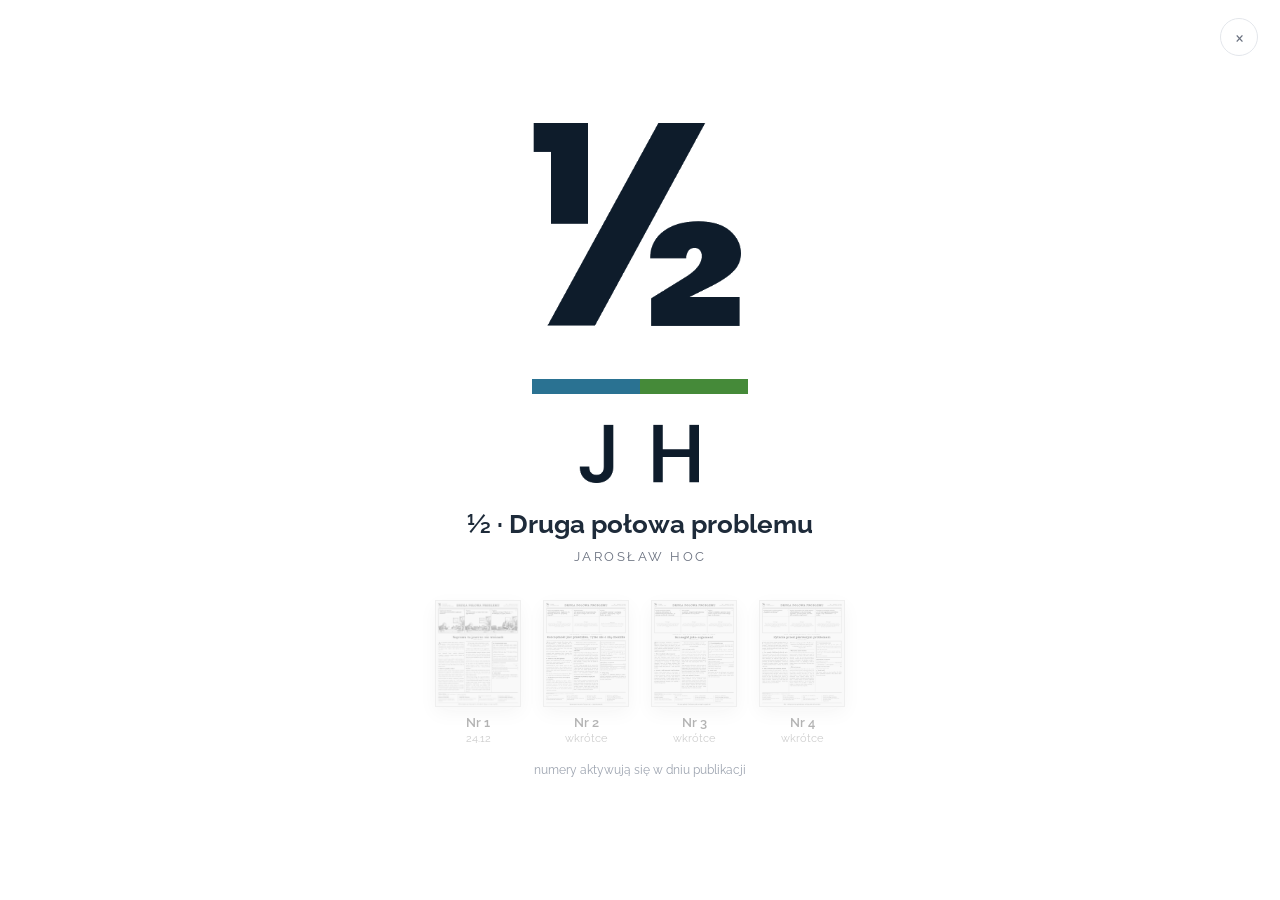
<file: logo-strona.html>
<!doctype html><html lang="pl"><head><meta charset="utf-8"><meta name="viewport" content="width=device-width,initial-scale=1">
<title>½</title><meta name="robots" content="noindex,nofollow">
<link rel="icon" href="favicon.png?v=4" type="image/png">
<link href="https://fonts.googleapis.com/css2?family=Raleway:wght@400;600;700&display=swap" rel="stylesheet">
<style>
body{margin:0;background:#fff;min-height:100vh;display:flex;flex-direction:column;align-items:center;justify-content:center;gap:26px;font-family:Raleway,system-ui,sans-serif;position:relative}
.x{position:fixed;top:18px;right:22px;width:36px;height:36px;border-radius:50%;border:1px solid #E3E6EB;color:#6B7280;display:flex;align-items:center;justify-content:center;font-size:20px;text-decoration:none;background:#fff}.x:hover{color:#1E2B3A;border-color:#1E2B3A}
.logo img{height:40vh;max-height:400px;display:block}
.n{font-size:26px;font-weight:700;color:#1E2B3A;text-decoration:none}.n:hover{color:#1F6FA8}
.s{font-size:13px;color:#6B7280;letter-spacing:2.5px;text-transform:uppercase;margin-top:-16px}
.row{display:flex;gap:22px;margin-top:10px}
.c{display:flex;flex-direction:column;align-items:center;gap:8px;text-decoration:none;color:#1E2B3A;font-size:13px;font-weight:600;text-align:center}
.c img{width:84px;border:1px solid #d9d4c7;box-shadow:0 6px 18px rgba(30,43,58,.12)}
.c small{font-weight:400;color:#6B7280}
.c.off{pointer-events:none;opacity:.35;filter:grayscale(1)}
.hint{font-size:12px;color:#9CA3AF;margin-top:-8px}
</style></head>
<body>
<a class="x" href="podglad-7f3k-start" title="Zamknij" onclick="window.close();return true;">×</a>
<a class="logo" href="podglad-7f3k-start"><img src="logo-white.png" alt="½ JH"></a>
<a class="n" href="podglad-7f3k-start">½ · Druga połowa problemu</a>
<div class="s">Jarosław Hoc</div>
<div class="row"><a class="c off" href="gazeta-nr1-pl.jpg" title="Naprawa to jeszcze nie wniosek"><img src="gazeta-nr1-pl.jpg" alt=""><span>Nr 1<br><small>24.12</small></span></a><a class="c off" href="gazeta-nr2-pl.jpg" title="Oszczędność jest prawdziwa. Tylko nie o nią chodziło"><img src="gazeta-nr2-pl.jpg" alt=""><span>Nr 2<br><small>wkrótce</small></span></a><a class="c off" href="gazeta-nr3-pl.jpg" title="Szczegół jako argument"><img src="gazeta-nr3-pl.jpg" alt=""><span>Nr 3<br><small>wkrótce</small></span></a><a class="c off" href="gazeta-nr4-pl.jpg" title="Pytania przed pierwszym problemem"><img src="gazeta-nr4-pl.jpg" alt=""><span>Nr 4<br><small>wkrótce</small></span></a></div>
<div class="hint">numery aktywują się w dniu publikacji</div>
</body></html>
</file>
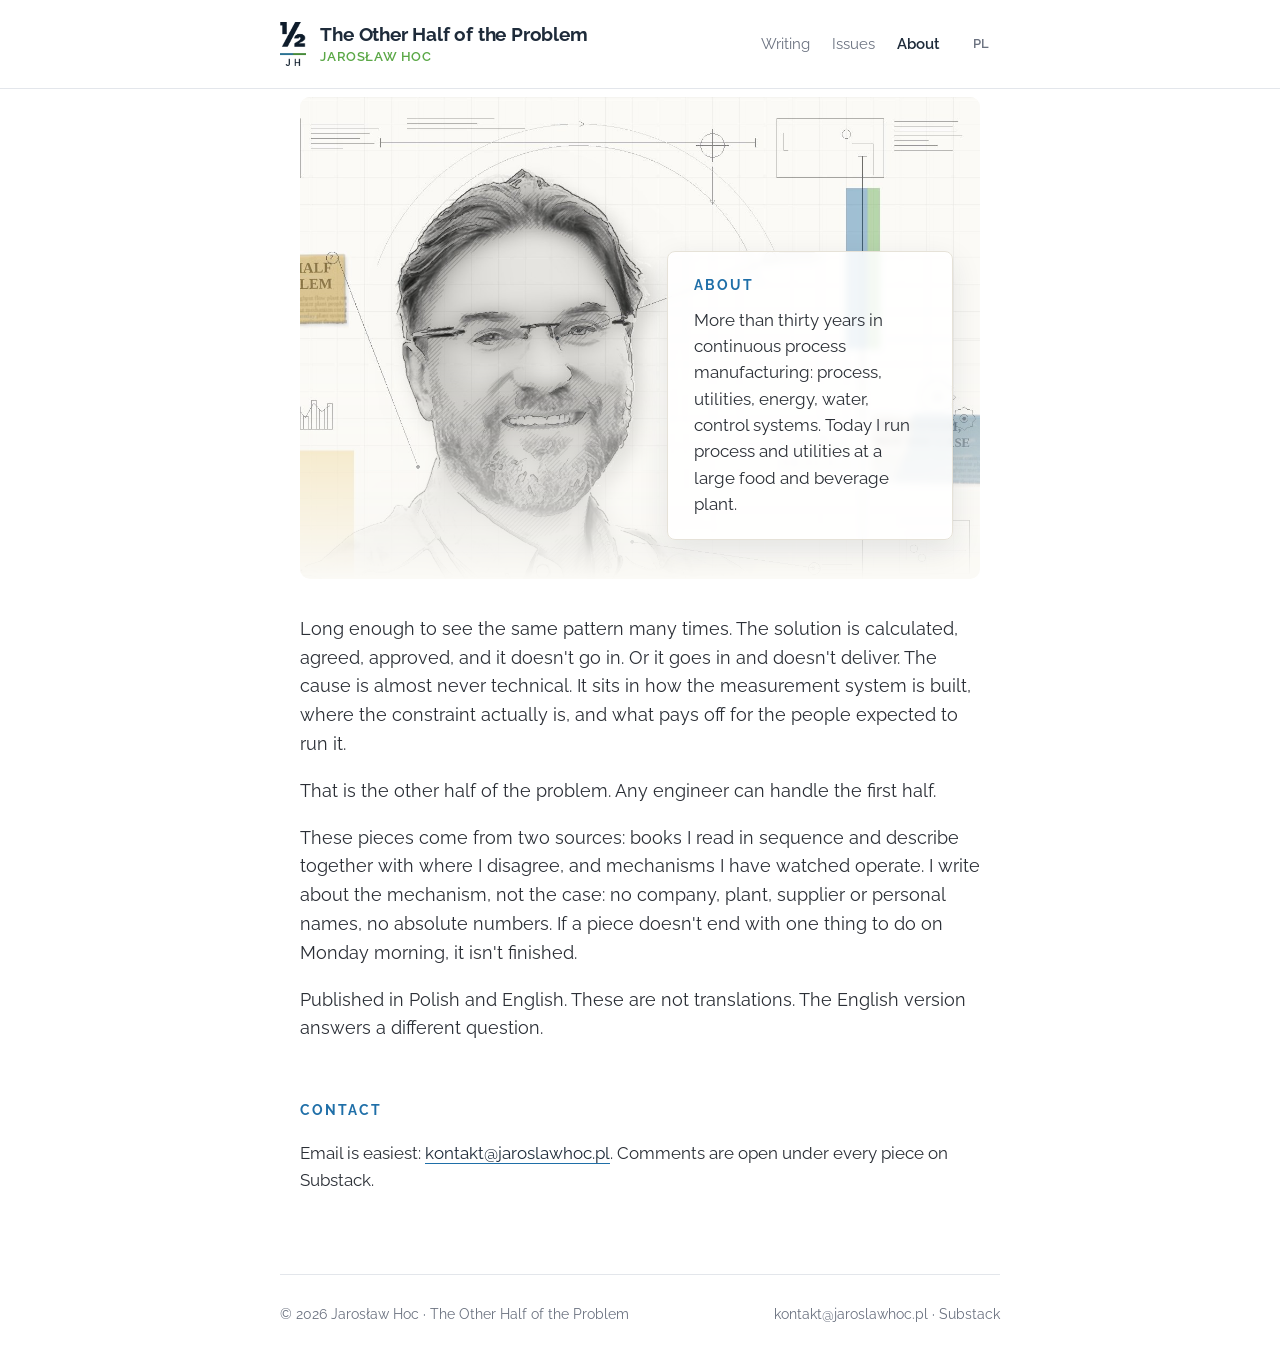
<file: podglad-7f3k-about.html>
<!doctype html>
<html lang="en">
<head>
<meta charset="utf-8">
<meta name="viewport" content="width=device-width,initial-scale=1">
<title>About — The Other Half of the Problem</title>
<meta name="description" content="Technical solutions fail for reasons that are not technical. Writing about the other half.">
<meta name="robots" content="noindex,nofollow">
<meta property="og:type" content="website"><meta property="og:site_name" content="The Other Half of the Problem">
<meta property="og:title" content="About — The Other Half of the Problem"><meta property="og:description" content="Technical solutions fail for reasons that are not technical. Writing about the other half.">
<meta property="og:url" content="https://jaroslawhoc.pl/podglad-7f3k-about"><meta property="og:image" content="https://jaroslawhoc.pl/og-default.jpg">
<meta property="og:image:width" content="1200"><meta property="og:image:height" content="630">
<meta name="twitter:card" content="summary_large_image"><meta name="twitter:image" content="https://jaroslawhoc.pl/og-default.jpg">
<link rel="alternate" hreflang="pl" href="https://jaroslawhoc.pl/podglad-7f3k-o-mnie">
<link rel="alternate" hreflang="en" href="https://jaroslawhoc.pl/podglad-7f3k-about">
<link rel="preconnect" href="https://fonts.googleapis.com"><link rel="preconnect" href="https://fonts.gstatic.com" crossorigin>
<link href="https://fonts.googleapis.com/css2?family=Raleway:wght@400;500;600;700&display=swap" rel="stylesheet">
<link rel="stylesheet" href="style.css?v=1791019325">
<link rel="icon" href="favicon.png?v=1791019325" type="image/png"><link rel="apple-touch-icon" href="apple-touch-icon.png">
</head>
<body>
<header><div class="wrap nav">
<a class="brand" href="podglad-7f3k-en"><img class="logo" src="logo.png" alt="½ JH"><span><span class="pub">The Other Half of the Problem</span><span class="by">Jarosław Hoc</span></span></a>
<nav class="menu"><a href="podglad-7f3k-en" class="">Writing</a><a href="podglad-7f3k-issues" class="">Issues</a><a href="podglad-7f3k-about" class="on">About</a><a href="podglad-7f3k-o-mnie" class="lang" lang="pl">PL</a></nav>
</div></header>
<main class="wrap">
<section class="ahero"><img src="szkic-hero.jpg" alt="Jarosław Hoc – szkic inżynierski"><div class="acard"><h2>About</h2><p>More than thirty years in continuous process manufacturing: process, utilities, energy, water, control systems. Today I run process and utilities at a large food and beverage plant.</p></div></section><div class="atext"><p>Long enough to see the same pattern many times. The solution is calculated, agreed, approved, and it doesn't go in. Or it goes in and doesn't deliver. The cause is almost never technical. It sits in how the measurement system is built, where the constraint actually is, and what pays off for the people expected to run it.</p><p>That is the other half of the problem. Any engineer can handle the first half.</p><p>These pieces come from two sources: books I read in sequence and describe together with where I disagree, and mechanisms I have watched operate. I write about the mechanism, not the case: no company, plant, supplier or personal names, no absolute numbers. If a piece doesn't end with one thing to do on Monday morning, it isn't finished.</p><p>Published in Polish and English. These are not translations. The English version answers a different question.</p></div><h2>Contact</h2><p>Email is easiest: <a href="mailto:kontakt@jaroslawhoc.pl">kontakt@jaroslawhoc.pl</a>. Comments are open under every piece on Substack.</p>
</main>
<footer class="wrap">
<span>© 2026 Jarosław Hoc · The Other Half of the Problem</span>
<span><a href="mailto:kontakt@jaroslawhoc.pl">kontakt@jaroslawhoc.pl</a> · <a href="https://jaroslawhoc.substack.com">Substack</a></span>
</footer>
<script data-goatcounter="https://jaroslawhoc.goatcounter.com/count" async src="//gc.zgo.at/count.js"></script>
</body></html>
</file>
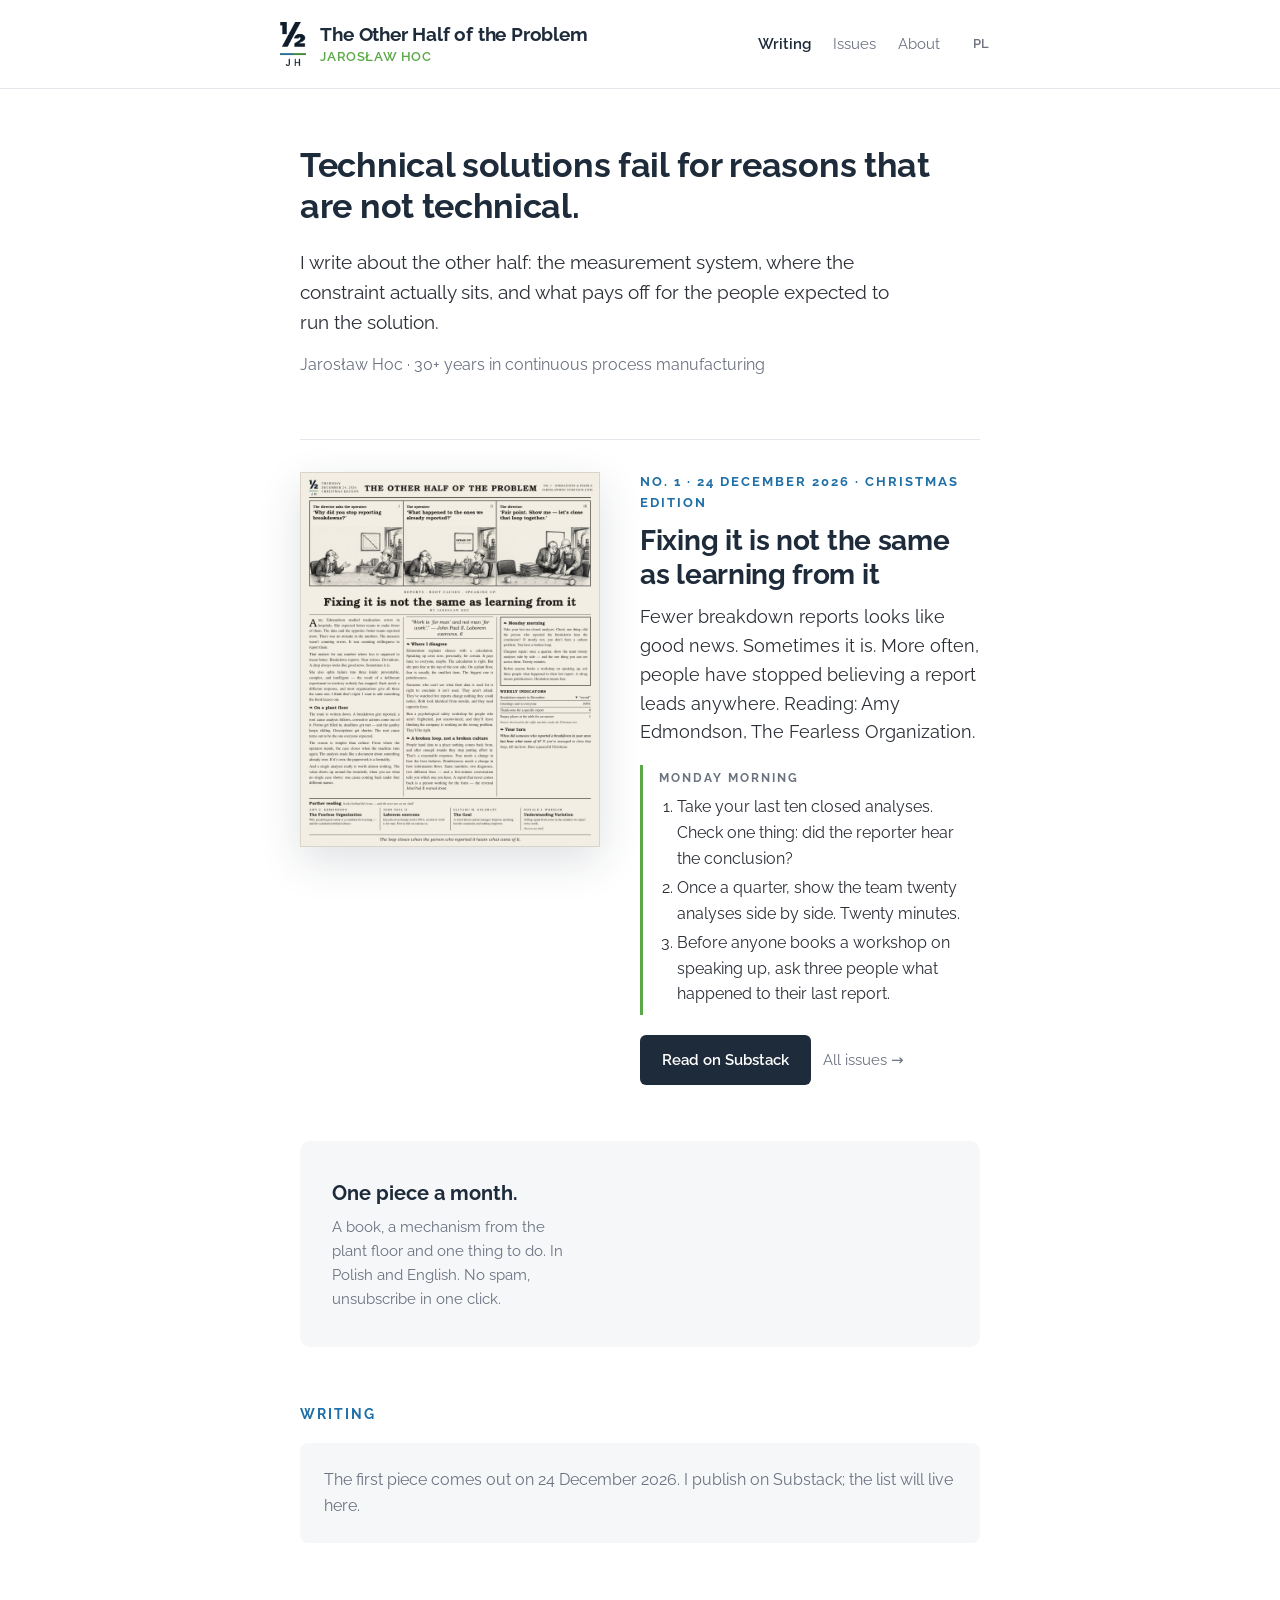
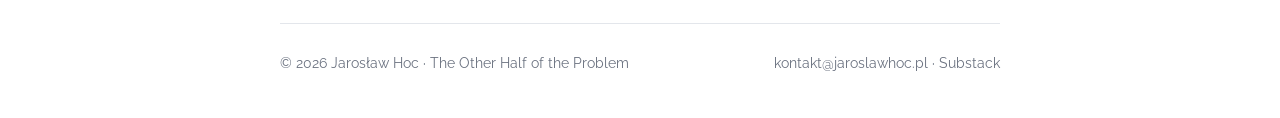
<file: podglad-7f3k-en.html>
<!doctype html>
<html lang="en">
<head>
<meta charset="utf-8">
<meta name="viewport" content="width=device-width,initial-scale=1">
<title>The Other Half of the Problem — Jarosław Hoc</title>
<meta name="description" content="Technical solutions fail for reasons that are not technical. Writing about the other half.">
<meta name="robots" content="noindex,nofollow">
<meta property="og:type" content="website"><meta property="og:site_name" content="The Other Half of the Problem">
<meta property="og:title" content="The Other Half of the Problem — Jarosław Hoc"><meta property="og:description" content="Technical solutions fail for reasons that are not technical. Writing about the other half.">
<meta property="og:url" content="https://jaroslawhoc.pl/podglad-7f3k-en"><meta property="og:image" content="https://jaroslawhoc.pl/og-nr1-en.jpg">
<meta property="og:image:width" content="1200"><meta property="og:image:height" content="630">
<meta name="twitter:card" content="summary_large_image"><meta name="twitter:image" content="https://jaroslawhoc.pl/og-nr1-en.jpg">
<link rel="alternate" hreflang="pl" href="https://jaroslawhoc.pl/podglad-7f3k-start">
<link rel="alternate" hreflang="en" href="https://jaroslawhoc.pl/podglad-7f3k-en">
<link rel="preconnect" href="https://fonts.googleapis.com"><link rel="preconnect" href="https://fonts.gstatic.com" crossorigin>
<link href="https://fonts.googleapis.com/css2?family=Raleway:wght@400;500;600;700&display=swap" rel="stylesheet">
<link rel="stylesheet" href="style.css?v=1791019325">
<link rel="icon" href="favicon.png?v=1791019325" type="image/png"><link rel="apple-touch-icon" href="apple-touch-icon.png">
</head>
<body>
<header><div class="wrap nav">
<a class="brand" href="podglad-7f3k-en"><img class="logo" src="logo.png" alt="½ JH"><span><span class="pub">The Other Half of the Problem</span><span class="by">Jarosław Hoc</span></span></a>
<nav class="menu"><a href="podglad-7f3k-en" class="on">Writing</a><a href="podglad-7f3k-issues" class="">Issues</a><a href="podglad-7f3k-about" class="">About</a><a href="podglad-7f3k-start" class="lang" lang="pl">PL</a></nav>
</div></header>
<main class="wrap">
<section class="hero"><h1>Technical solutions fail for reasons that are not technical.</h1><p>I write about the other half: the measurement system, where the constraint actually sits, and what pays off for the people expected to run the solution.</p><p class="who">Jarosław Hoc · 30+ years in continuous process manufacturing</p></section><section class="latest"><a class="paper" href="gazeta-nr1-en.jpg"><img src="gazeta-nr1-en.jpg" alt="Fixing it is not the same as learning from it"></a><div><p class="nr">No. 1 · 24 December 2026 · Christmas edition</p><h3>Fixing it is not the same as learning from it</h3><p class="lead">Fewer breakdown reports looks like good news. Sometimes it is. More often, people have stopped believing a report leads anywhere. Reading: Amy Edmondson, The Fearless Organization.</p><div class="mon"><b>Monday morning</b><ol><li>Take your last ten closed analyses. Check one thing: did the reporter hear the conclusion?</li><li>Once a quarter, show the team twenty analyses side by side. Twenty minutes.</li><li>Before anyone books a workshop on speaking up, ask three people what happened to their last report.</li></ol></div><a class="cta" href="https://jaroslawhoc.substack.com">Read on Substack</a><a class="more" href="podglad-7f3k-issues">All issues →</a></div></section><section class="subscribe"><div><h4>One piece a month.</h4><p>A book, a mechanism from the plant floor and one thing to do. In Polish and English. No spam, unsubscribe in one click.</p></div><iframe src="https://jaroslawhoc.substack.com/embed" scrolling="no" title="Substack"></iframe></section><h2>Writing</h2><div class="empty">The first piece comes out on 24 December 2026. I publish on Substack; the list will live here.</div>
</main>
<footer class="wrap">
<span>© 2026 Jarosław Hoc · The Other Half of the Problem</span>
<span><a href="mailto:kontakt@jaroslawhoc.pl">kontakt@jaroslawhoc.pl</a> · <a href="https://jaroslawhoc.substack.com">Substack</a></span>
</footer>
<script data-goatcounter="https://jaroslawhoc.goatcounter.com/count" async src="//gc.zgo.at/count.js"></script>
</body></html>
</file>
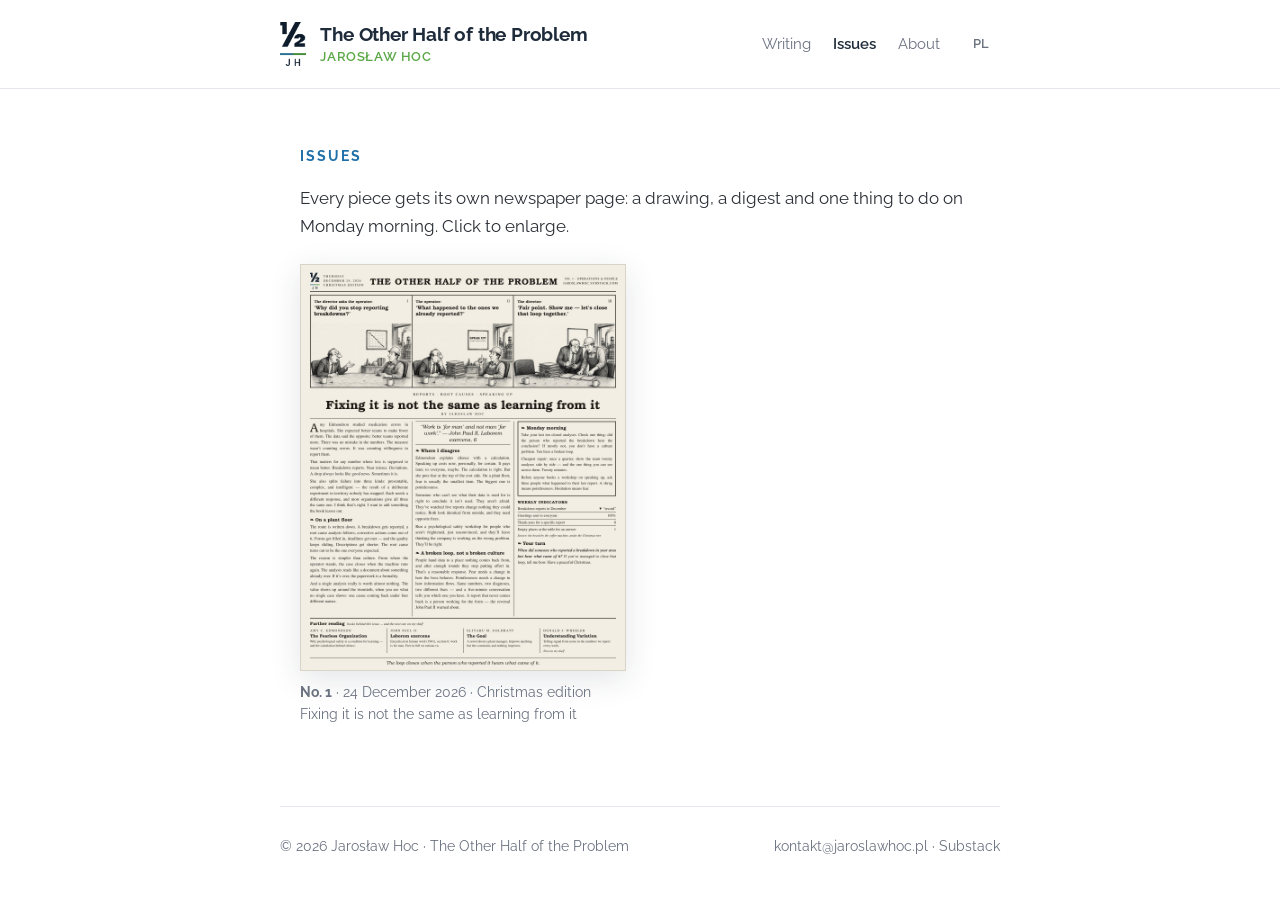
<file: podglad-7f3k-issues.html>
<!doctype html>
<html lang="en">
<head>
<meta charset="utf-8">
<meta name="viewport" content="width=device-width,initial-scale=1">
<title>Issues — The Other Half of the Problem</title>
<meta name="description" content="Technical solutions fail for reasons that are not technical. Writing about the other half.">
<meta name="robots" content="noindex,nofollow">
<meta property="og:type" content="website"><meta property="og:site_name" content="The Other Half of the Problem">
<meta property="og:title" content="Issues — The Other Half of the Problem"><meta property="og:description" content="Technical solutions fail for reasons that are not technical. Writing about the other half.">
<meta property="og:url" content="https://jaroslawhoc.pl/podglad-7f3k-issues"><meta property="og:image" content="https://jaroslawhoc.pl/og-nr1-en.jpg">
<meta property="og:image:width" content="1200"><meta property="og:image:height" content="630">
<meta name="twitter:card" content="summary_large_image"><meta name="twitter:image" content="https://jaroslawhoc.pl/og-nr1-en.jpg">
<link rel="alternate" hreflang="pl" href="https://jaroslawhoc.pl/podglad-7f3k-numery">
<link rel="alternate" hreflang="en" href="https://jaroslawhoc.pl/podglad-7f3k-issues">
<link rel="preconnect" href="https://fonts.googleapis.com"><link rel="preconnect" href="https://fonts.gstatic.com" crossorigin>
<link href="https://fonts.googleapis.com/css2?family=Raleway:wght@400;500;600;700&display=swap" rel="stylesheet">
<link rel="stylesheet" href="style.css?v=1791019325">
<link rel="icon" href="favicon.png?v=1791019325" type="image/png"><link rel="apple-touch-icon" href="apple-touch-icon.png">
</head>
<body>
<header><div class="wrap nav">
<a class="brand" href="podglad-7f3k-en"><img class="logo" src="logo.png" alt="½ JH"><span><span class="pub">The Other Half of the Problem</span><span class="by">Jarosław Hoc</span></span></a>
<nav class="menu"><a href="podglad-7f3k-en" class="">Writing</a><a href="podglad-7f3k-issues" class="on">Issues</a><a href="podglad-7f3k-about" class="">About</a><a href="podglad-7f3k-numery" class="lang" lang="pl">PL</a></nav>
</div></header>
<main class="wrap">
<h2>Issues</h2><p class="lead">Every piece gets its own newspaper page: a drawing, a digest and one thing to do on Monday morning. Click to enlarge.</p><div class="issues"><figure class="issue"><a href="gazeta-nr1-en.jpg"><img src="gazeta-nr1-en.jpg" alt="Fixing it is not the same as learning from it" loading="lazy"></a><figcaption><b>No. 1</b> · 24 December 2026 · Christmas edition<br>Fixing it is not the same as learning from it</figcaption></figure></div>
</main>
<footer class="wrap">
<span>© 2026 Jarosław Hoc · The Other Half of the Problem</span>
<span><a href="mailto:kontakt@jaroslawhoc.pl">kontakt@jaroslawhoc.pl</a> · <a href="https://jaroslawhoc.substack.com">Substack</a></span>
</footer>
<script data-goatcounter="https://jaroslawhoc.goatcounter.com/count" async src="//gc.zgo.at/count.js"></script>
</body></html>
</file>
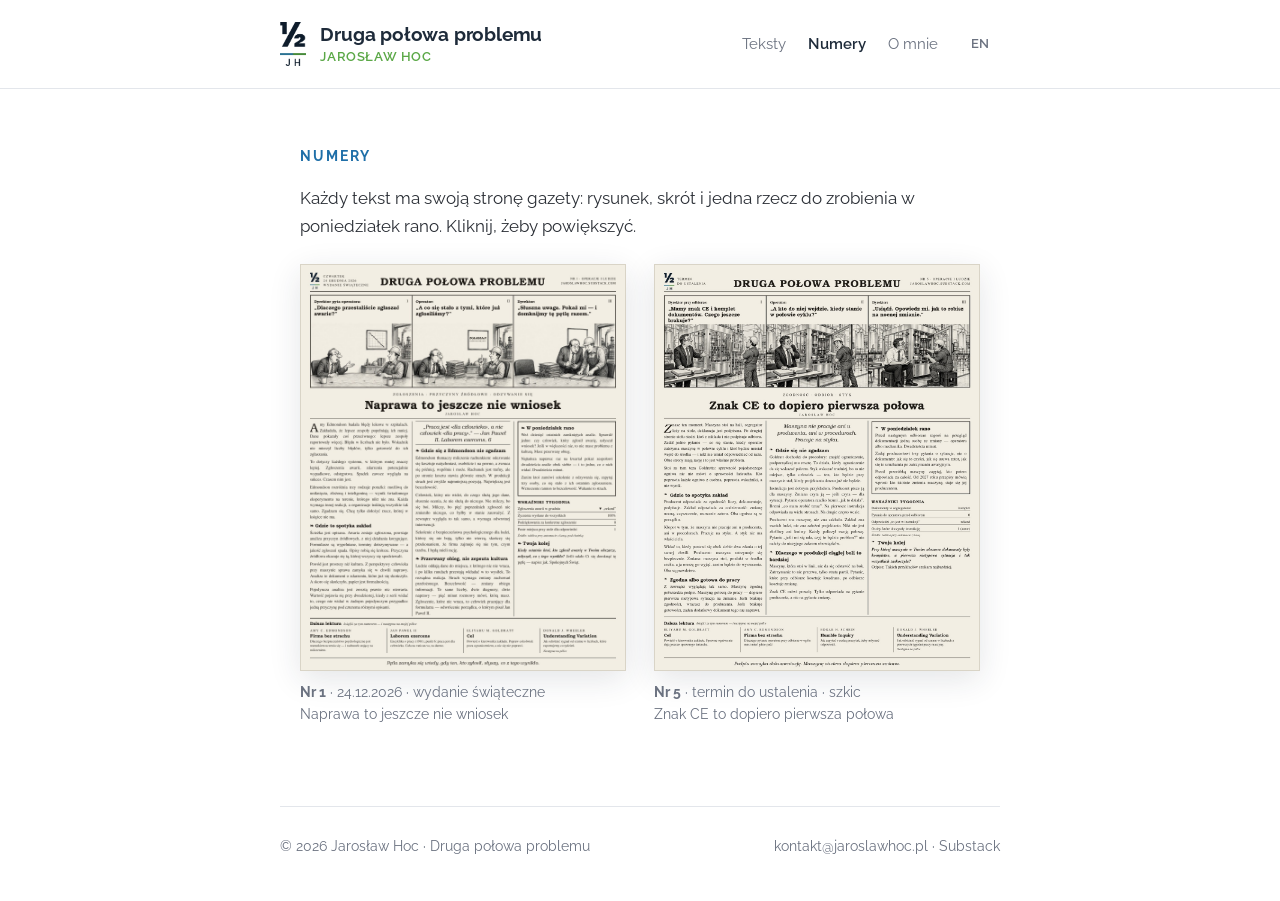
<file: podglad-7f3k-numery.html>
<!doctype html>
<html lang="pl">
<head>
<meta charset="utf-8">
<meta name="viewport" content="width=device-width,initial-scale=1">
<title>Numery — Druga połowa problemu</title>
<meta name="description" content="Techniczne rozwiązania zawodzą z powodów, które nie są techniczne. Teksty o tej drugiej połowie.">
<meta name="robots" content="noindex,nofollow">
<meta property="og:type" content="website"><meta property="og:site_name" content="Druga połowa problemu">
<meta property="og:title" content="Numery — Druga połowa problemu"><meta property="og:description" content="Techniczne rozwiązania zawodzą z powodów, które nie są techniczne. Teksty o tej drugiej połowie.">
<meta property="og:url" content="https://jaroslawhoc.pl/podglad-7f3k-numery"><meta property="og:image" content="https://jaroslawhoc.pl/og-nr1-pl.jpg">
<meta property="og:image:width" content="1200"><meta property="og:image:height" content="630">
<meta name="twitter:card" content="summary_large_image"><meta name="twitter:image" content="https://jaroslawhoc.pl/og-nr1-pl.jpg">
<link rel="alternate" hreflang="pl" href="https://jaroslawhoc.pl/podglad-7f3k-numery">
<link rel="alternate" hreflang="en" href="https://jaroslawhoc.pl/podglad-7f3k-issues">
<link rel="preconnect" href="https://fonts.googleapis.com"><link rel="preconnect" href="https://fonts.gstatic.com" crossorigin>
<link href="https://fonts.googleapis.com/css2?family=Raleway:wght@400;500;600;700&display=swap" rel="stylesheet">
<link rel="stylesheet" href="style.css?v=1791019325">
<link rel="icon" href="favicon.png?v=1791019325" type="image/png"><link rel="apple-touch-icon" href="apple-touch-icon.png">
</head>
<body>
<header><div class="wrap nav">
<a class="brand" href="podglad-7f3k-start"><img class="logo" src="logo.png" alt="½ JH"><span><span class="pub">Druga połowa problemu</span><span class="by">Jarosław Hoc</span></span></a>
<nav class="menu"><a href="podglad-7f3k-start" class="">Teksty</a><a href="podglad-7f3k-numery" class="on">Numery</a><a href="podglad-7f3k-o-mnie" class="">O mnie</a><a href="podglad-7f3k-issues" class="lang" lang="en">EN</a></nav>
</div></header>
<main class="wrap">
<h2>Numery</h2><p class="lead">Każdy tekst ma swoją stronę gazety: rysunek, skrót i jedna rzecz do zrobienia w poniedziałek rano. Kliknij, żeby powiększyć.</p><div class="issues"><figure class="issue"><a href="gazeta-nr1-pl.jpg"><img src="gazeta-nr1-pl.jpg" alt="Naprawa to jeszcze nie wniosek" loading="lazy"></a><figcaption><b>Nr 1</b> · 24.12.2026 · wydanie świąteczne<br>Naprawa to jeszcze nie wniosek</figcaption></figure><figure class="issue"><a href="gazeta-nr5-pl.jpg"><img src="gazeta-nr5-pl.jpg" alt="Znak CE to dopiero pierwsza połowa" loading="lazy"></a><figcaption><b>Nr 5</b> · termin do ustalenia · szkic<br>Znak CE to dopiero pierwsza połowa</figcaption></figure></div>
</main>
<footer class="wrap">
<span>© 2026 Jarosław Hoc · Druga połowa problemu</span>
<span><a href="mailto:kontakt@jaroslawhoc.pl">kontakt@jaroslawhoc.pl</a> · <a href="https://jaroslawhoc.substack.com">Substack</a></span>
</footer>
<script data-goatcounter="https://jaroslawhoc.goatcounter.com/count" async src="//gc.zgo.at/count.js"></script>
</body></html>
</file>
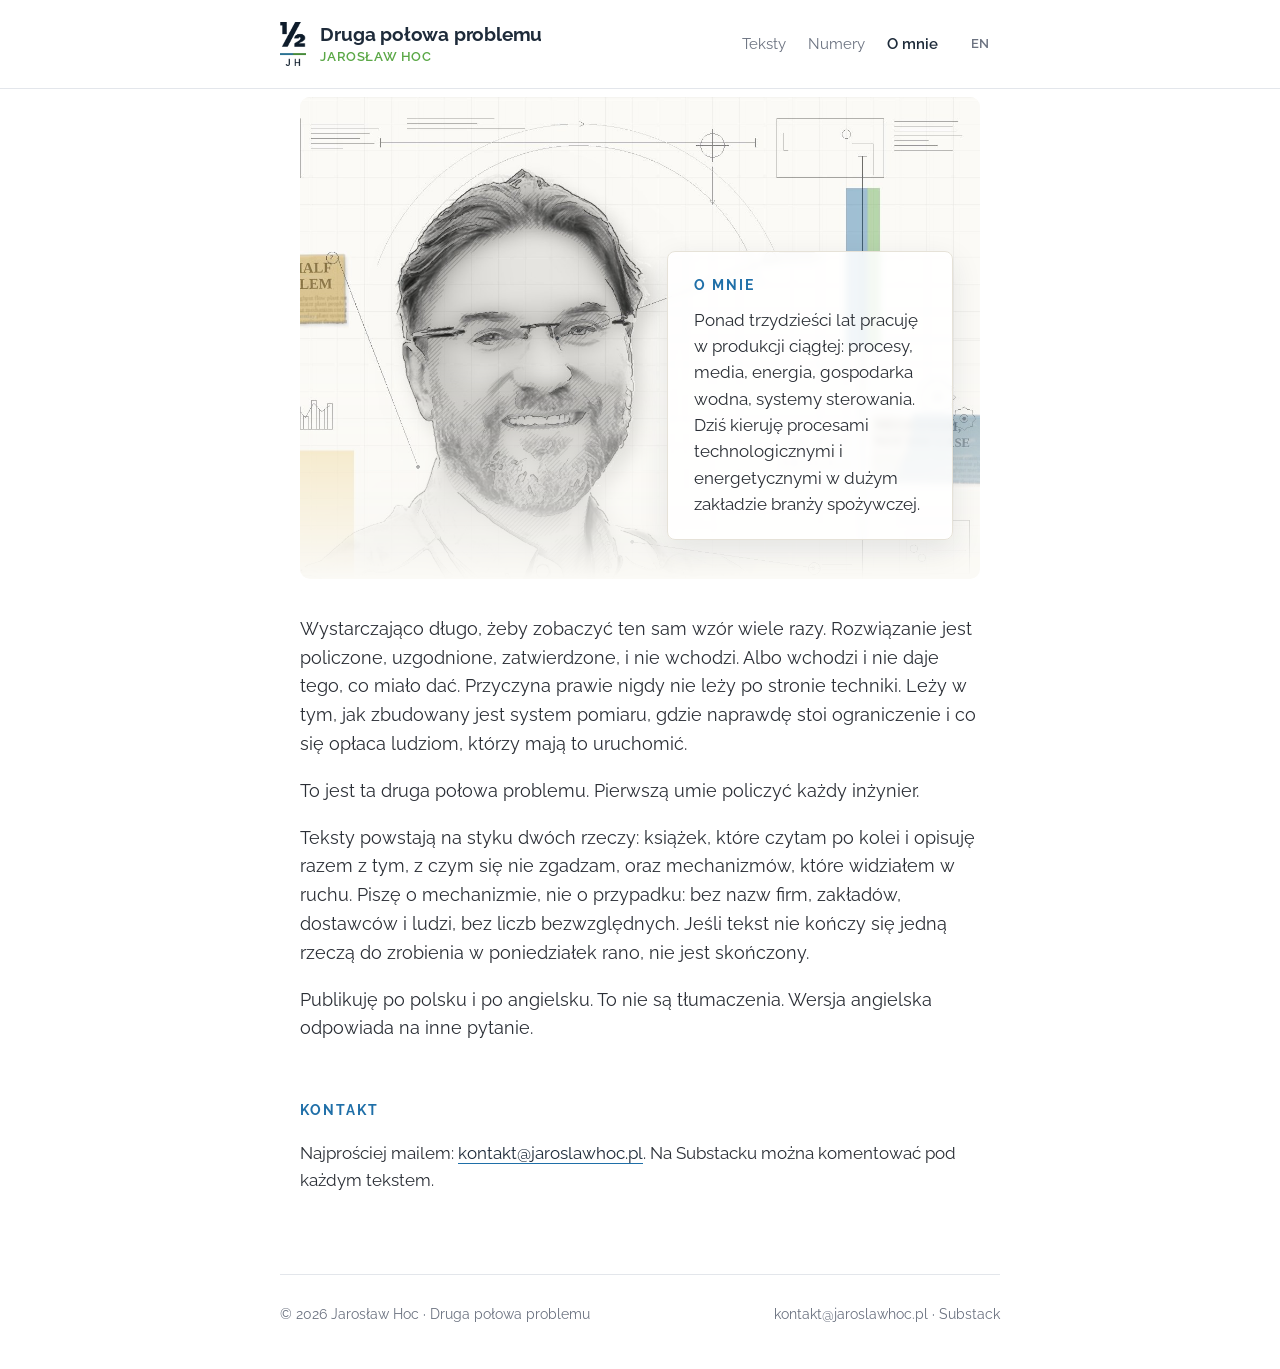
<file: podglad-7f3k-o-mnie.html>
<!doctype html>
<html lang="pl">
<head>
<meta charset="utf-8">
<meta name="viewport" content="width=device-width,initial-scale=1">
<title>O mnie — Druga połowa problemu</title>
<meta name="description" content="Techniczne rozwiązania zawodzą z powodów, które nie są techniczne. Teksty o tej drugiej połowie.">
<meta name="robots" content="noindex,nofollow">
<meta property="og:type" content="website"><meta property="og:site_name" content="Druga połowa problemu">
<meta property="og:title" content="O mnie — Druga połowa problemu"><meta property="og:description" content="Techniczne rozwiązania zawodzą z powodów, które nie są techniczne. Teksty o tej drugiej połowie.">
<meta property="og:url" content="https://jaroslawhoc.pl/podglad-7f3k-o-mnie"><meta property="og:image" content="https://jaroslawhoc.pl/og-default.jpg">
<meta property="og:image:width" content="1200"><meta property="og:image:height" content="630">
<meta name="twitter:card" content="summary_large_image"><meta name="twitter:image" content="https://jaroslawhoc.pl/og-default.jpg">
<link rel="alternate" hreflang="pl" href="https://jaroslawhoc.pl/podglad-7f3k-o-mnie">
<link rel="alternate" hreflang="en" href="https://jaroslawhoc.pl/podglad-7f3k-about">
<link rel="preconnect" href="https://fonts.googleapis.com"><link rel="preconnect" href="https://fonts.gstatic.com" crossorigin>
<link href="https://fonts.googleapis.com/css2?family=Raleway:wght@400;500;600;700&display=swap" rel="stylesheet">
<link rel="stylesheet" href="style.css?v=1791019325">
<link rel="icon" href="favicon.png?v=1791019325" type="image/png"><link rel="apple-touch-icon" href="apple-touch-icon.png">
</head>
<body>
<header><div class="wrap nav">
<a class="brand" href="podglad-7f3k-start"><img class="logo" src="logo.png" alt="½ JH"><span><span class="pub">Druga połowa problemu</span><span class="by">Jarosław Hoc</span></span></a>
<nav class="menu"><a href="podglad-7f3k-start" class="">Teksty</a><a href="podglad-7f3k-numery" class="">Numery</a><a href="podglad-7f3k-o-mnie" class="on">O mnie</a><a href="podglad-7f3k-about" class="lang" lang="en">EN</a></nav>
</div></header>
<main class="wrap">
<section class="ahero"><img src="szkic-hero.jpg" alt="Jarosław Hoc – szkic inżynierski"><div class="acard"><h2>O mnie</h2><p>Ponad trzydzieści lat pracuję w produkcji ciągłej: procesy, media, energia, gospodarka wodna, systemy sterowania. Dziś kieruję procesami technologicznymi i energetycznymi w dużym zakładzie branży spożywczej.</p></div></section><div class="atext"><p>Wystarczająco długo, żeby zobaczyć ten sam wzór wiele razy. Rozwiązanie jest policzone, uzgodnione, zatwierdzone, i nie wchodzi. Albo wchodzi i nie daje tego, co miało dać. Przyczyna prawie nigdy nie leży po stronie techniki. Leży w tym, jak zbudowany jest system pomiaru, gdzie naprawdę stoi ograniczenie i co się opłaca ludziom, którzy mają to uruchomić.</p><p>To jest ta druga połowa problemu. Pierwszą umie policzyć każdy inżynier.</p><p>Teksty powstają na styku dwóch rzeczy: książek, które czytam po kolei i opisuję razem z tym, z czym się nie zgadzam, oraz mechanizmów, które widziałem w ruchu. Piszę o mechanizmie, nie o przypadku: bez nazw firm, zakładów, dostawców i ludzi, bez liczb bezwzględnych. Jeśli tekst nie kończy się jedną rzeczą do zrobienia w poniedziałek rano, nie jest skończony.</p><p>Publikuję po polsku i po angielsku. To nie są tłumaczenia. Wersja angielska odpowiada na inne pytanie.</p></div><h2>Kontakt</h2><p>Najprościej mailem: <a href="mailto:kontakt@jaroslawhoc.pl">kontakt@jaroslawhoc.pl</a>. Na Substacku można komentować pod każdym tekstem.</p>
</main>
<footer class="wrap">
<span>© 2026 Jarosław Hoc · Druga połowa problemu</span>
<span><a href="mailto:kontakt@jaroslawhoc.pl">kontakt@jaroslawhoc.pl</a> · <a href="https://jaroslawhoc.substack.com">Substack</a></span>
</footer>
<script data-goatcounter="https://jaroslawhoc.goatcounter.com/count" async src="//gc.zgo.at/count.js"></script>
</body></html>
</file>
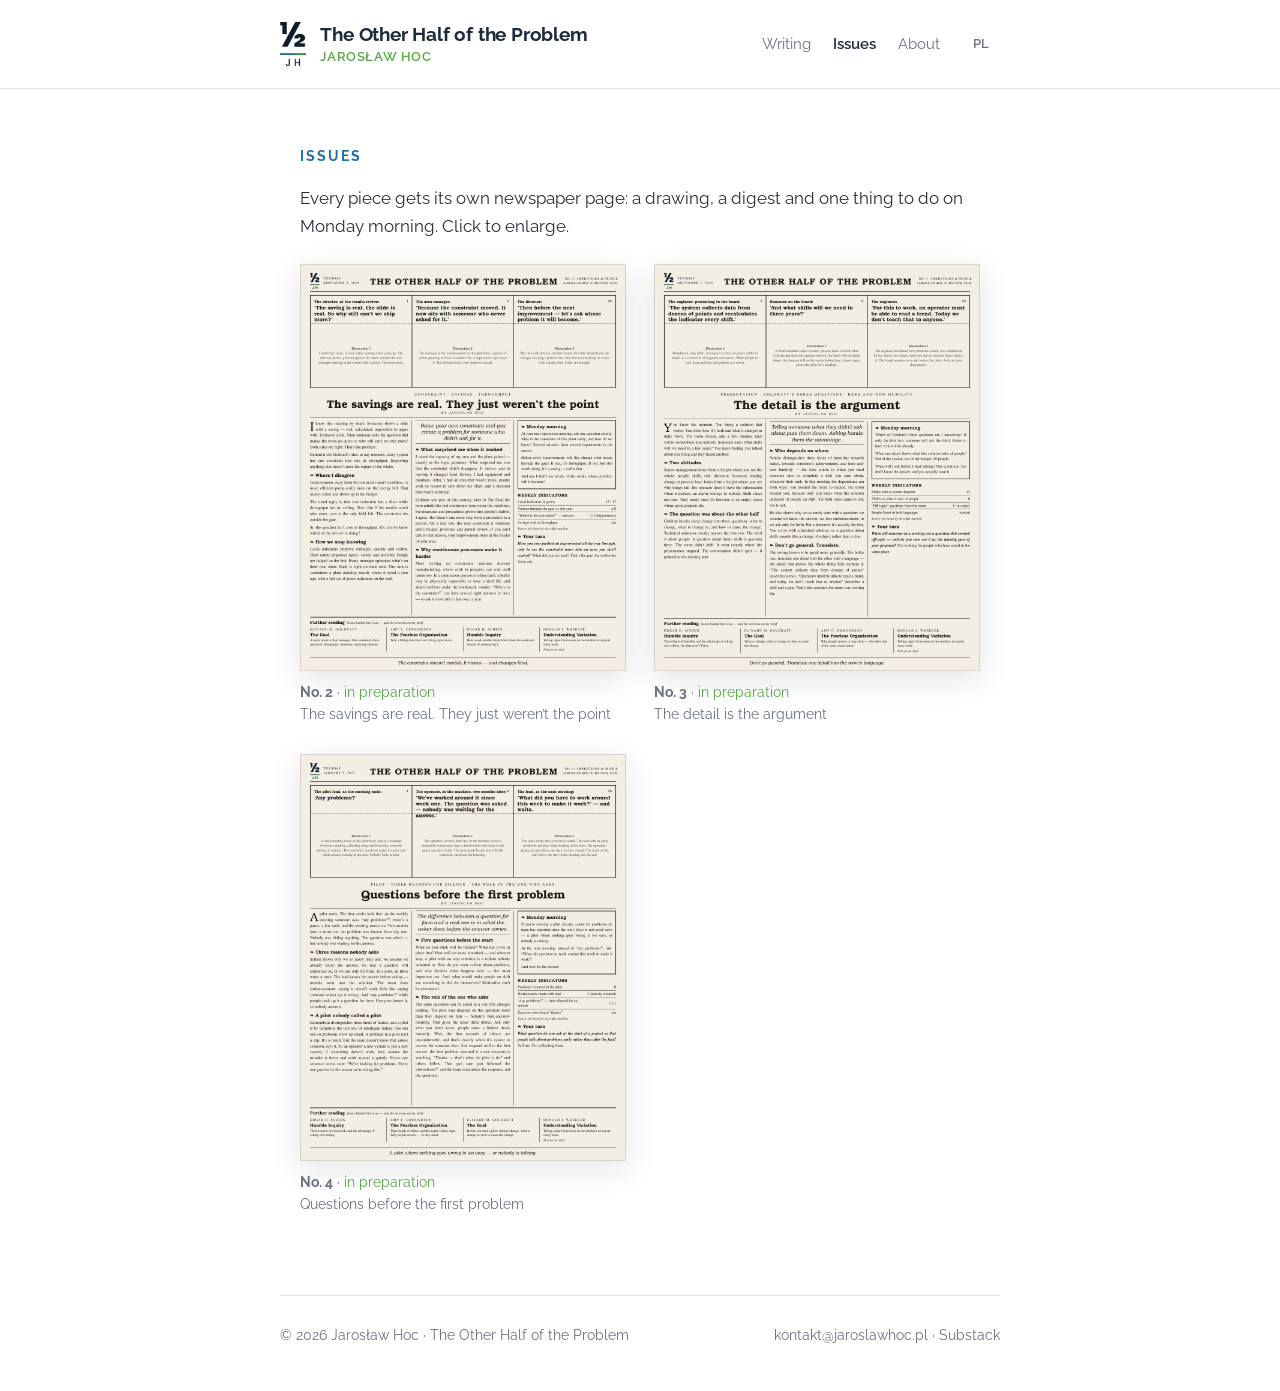
<file: podglad-7f3k-plan-en.html>
<!doctype html>
<html lang="en">
<head>
<meta charset="utf-8">
<meta name="viewport" content="width=device-width,initial-scale=1">
<title>Issues — The Other Half of the Problem</title>
<meta name="description" content="Technical solutions fail for reasons that are not technical. Writing about the other half.">
<meta name="robots" content="noindex,nofollow">
<meta property="og:type" content="website"><meta property="og:site_name" content="The Other Half of the Problem">
<meta property="og:title" content="Issues — The Other Half of the Problem"><meta property="og:description" content="Technical solutions fail for reasons that are not technical. Writing about the other half.">
<meta property="og:url" content="https://jaroslawhoc.pl/podglad-7f3k-plan-en"><meta property="og:image" content="https://jaroslawhoc.pl/og-default.jpg">
<meta property="og:image:width" content="1200"><meta property="og:image:height" content="630">
<meta name="twitter:card" content="summary_large_image"><meta name="twitter:image" content="https://jaroslawhoc.pl/og-default.jpg">
<link rel="alternate" hreflang="pl" href="https://jaroslawhoc.pl/podglad-7f3k-numery">
<link rel="alternate" hreflang="en" href="https://jaroslawhoc.pl/podglad-7f3k-issues">
<link rel="preconnect" href="https://fonts.googleapis.com"><link rel="preconnect" href="https://fonts.gstatic.com" crossorigin>
<link href="https://fonts.googleapis.com/css2?family=Raleway:wght@400;500;600;700&display=swap" rel="stylesheet">
<link rel="stylesheet" href="style.css?v=1791019325">
<link rel="icon" href="favicon.png?v=1791019325" type="image/png"><link rel="apple-touch-icon" href="apple-touch-icon.png">
</head>
<body>
<header><div class="wrap nav">
<a class="brand" href="podglad-7f3k-en"><img class="logo" src="logo.png" alt="½ JH"><span><span class="pub">The Other Half of the Problem</span><span class="by">Jarosław Hoc</span></span></a>
<nav class="menu"><a href="podglad-7f3k-en" class="">Writing</a><a href="podglad-7f3k-issues" class="on">Issues</a><a href="podglad-7f3k-about" class="">About</a><a href="podglad-7f3k-numery" class="lang" lang="pl">PL</a></nav>
</div></header>
<main class="wrap">
<h2>Issues</h2><p class="lead">Every piece gets its own newspaper page: a drawing, a digest and one thing to do on Monday morning. Click to enlarge.</p><div class="issues"><figure class="issue"><a href="gazeta-nr2-en.jpg"><img src="gazeta-nr2-en.jpg" alt="The savings are real. They just weren’t the point" loading="lazy"></a><figcaption><b>No. 2</b> · <em>in preparation</em><br>The savings are real. They just weren’t the point</figcaption></figure><figure class="issue"><a href="gazeta-nr3-en.jpg"><img src="gazeta-nr3-en.jpg" alt="The detail is the argument" loading="lazy"></a><figcaption><b>No. 3</b> · <em>in preparation</em><br>The detail is the argument</figcaption></figure><figure class="issue"><a href="gazeta-nr4-en.jpg"><img src="gazeta-nr4-en.jpg" alt="Questions before the first problem" loading="lazy"></a><figcaption><b>No. 4</b> · <em>in preparation</em><br>Questions before the first problem</figcaption></figure></div>
</main>
<footer class="wrap">
<span>© 2026 Jarosław Hoc · The Other Half of the Problem</span>
<span><a href="mailto:kontakt@jaroslawhoc.pl">kontakt@jaroslawhoc.pl</a> · <a href="https://jaroslawhoc.substack.com">Substack</a></span>
</footer>
<script data-goatcounter="https://jaroslawhoc.goatcounter.com/count" async src="//gc.zgo.at/count.js"></script>
</body></html>
</file>
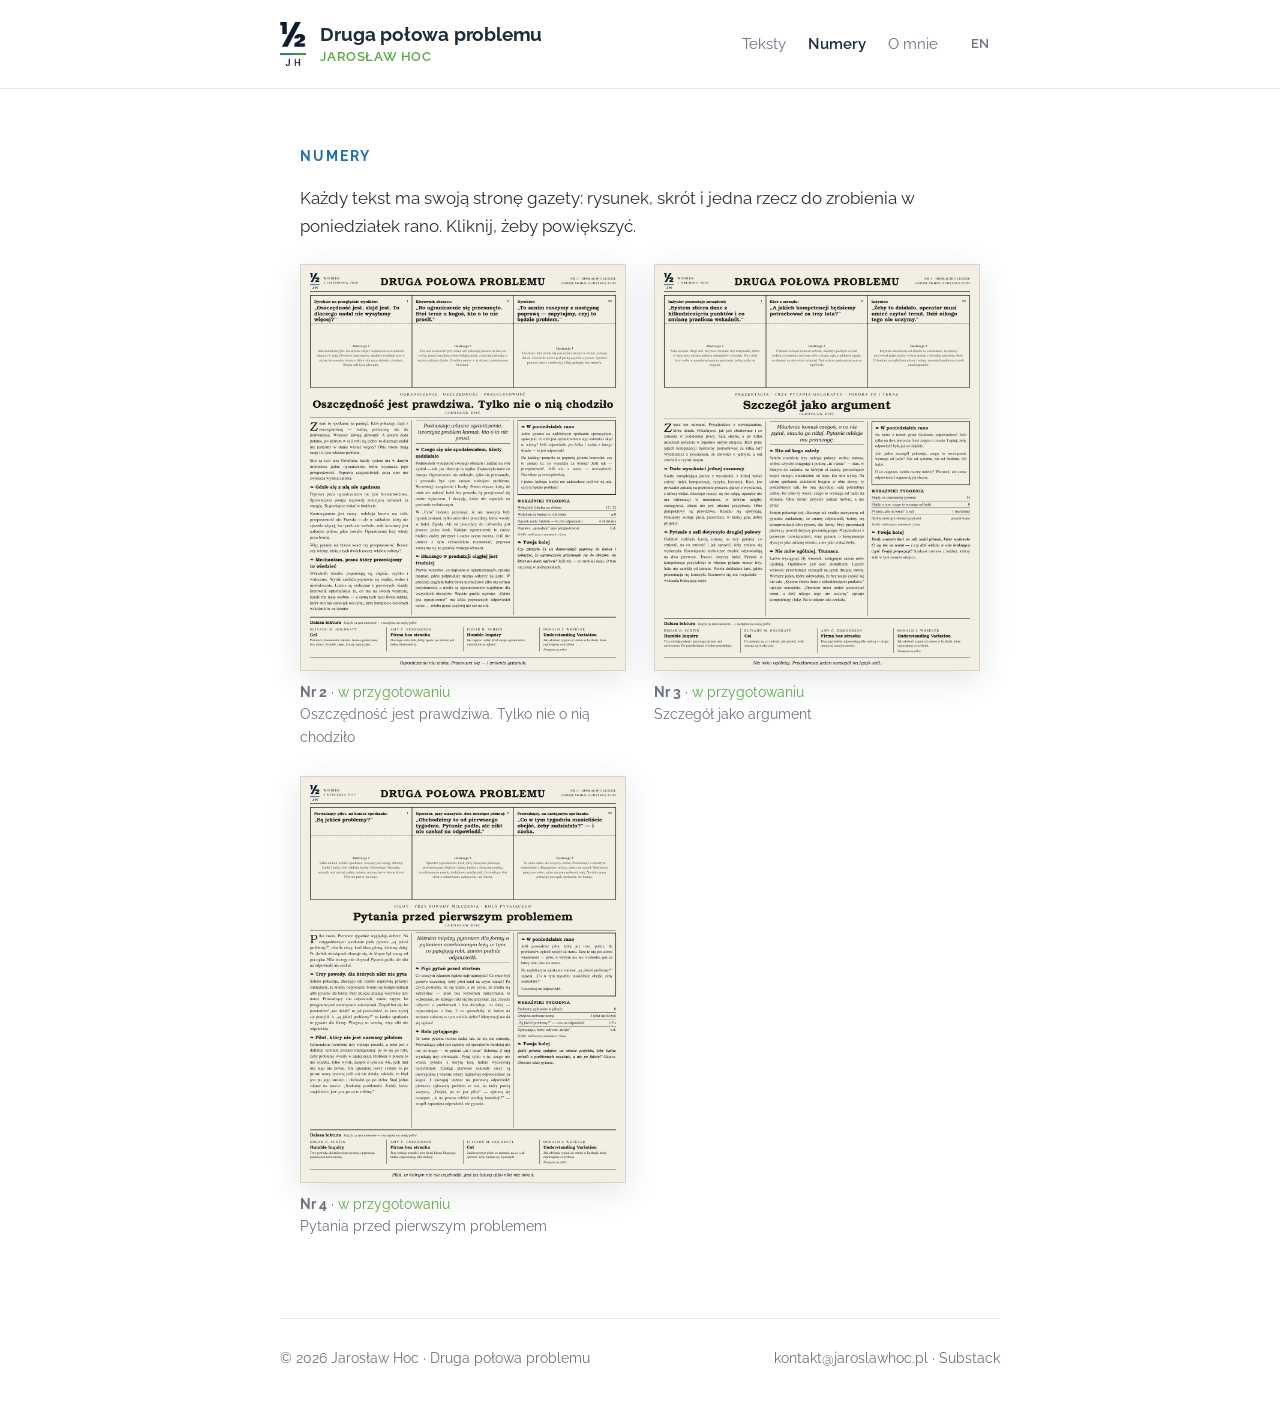
<file: podglad-7f3k-plan.html>
<!doctype html>
<html lang="pl">
<head>
<meta charset="utf-8">
<meta name="viewport" content="width=device-width,initial-scale=1">
<title>Numery — Druga połowa problemu</title>
<meta name="description" content="Techniczne rozwiązania zawodzą z powodów, które nie są techniczne. Teksty o tej drugiej połowie.">
<meta name="robots" content="noindex,nofollow">
<meta property="og:type" content="website"><meta property="og:site_name" content="Druga połowa problemu">
<meta property="og:title" content="Numery — Druga połowa problemu"><meta property="og:description" content="Techniczne rozwiązania zawodzą z powodów, które nie są techniczne. Teksty o tej drugiej połowie.">
<meta property="og:url" content="https://jaroslawhoc.pl/podglad-7f3k-plan"><meta property="og:image" content="https://jaroslawhoc.pl/og-default.jpg">
<meta property="og:image:width" content="1200"><meta property="og:image:height" content="630">
<meta name="twitter:card" content="summary_large_image"><meta name="twitter:image" content="https://jaroslawhoc.pl/og-default.jpg">
<link rel="alternate" hreflang="pl" href="https://jaroslawhoc.pl/podglad-7f3k-numery">
<link rel="alternate" hreflang="en" href="https://jaroslawhoc.pl/podglad-7f3k-issues">
<link rel="preconnect" href="https://fonts.googleapis.com"><link rel="preconnect" href="https://fonts.gstatic.com" crossorigin>
<link href="https://fonts.googleapis.com/css2?family=Raleway:wght@400;500;600;700&display=swap" rel="stylesheet">
<link rel="stylesheet" href="style.css?v=1791019325">
<link rel="icon" href="favicon.png?v=1791019325" type="image/png"><link rel="apple-touch-icon" href="apple-touch-icon.png">
</head>
<body>
<header><div class="wrap nav">
<a class="brand" href="podglad-7f3k-start"><img class="logo" src="logo.png" alt="½ JH"><span><span class="pub">Druga połowa problemu</span><span class="by">Jarosław Hoc</span></span></a>
<nav class="menu"><a href="podglad-7f3k-start" class="">Teksty</a><a href="podglad-7f3k-numery" class="on">Numery</a><a href="podglad-7f3k-o-mnie" class="">O mnie</a><a href="podglad-7f3k-issues" class="lang" lang="en">EN</a></nav>
</div></header>
<main class="wrap">
<h2>Numery</h2><p class="lead">Każdy tekst ma swoją stronę gazety: rysunek, skrót i jedna rzecz do zrobienia w poniedziałek rano. Kliknij, żeby powiększyć.</p><div class="issues"><figure class="issue"><a href="gazeta-nr2-pl.jpg"><img src="gazeta-nr2-pl.jpg" alt="Oszczędność jest prawdziwa. Tylko nie o nią chodziło" loading="lazy"></a><figcaption><b>Nr 2</b> · <em>w przygotowaniu</em><br>Oszczędność jest prawdziwa. Tylko nie o nią chodziło</figcaption></figure><figure class="issue"><a href="gazeta-nr3-pl.jpg"><img src="gazeta-nr3-pl.jpg" alt="Szczegół jako argument" loading="lazy"></a><figcaption><b>Nr 3</b> · <em>w przygotowaniu</em><br>Szczegół jako argument</figcaption></figure><figure class="issue"><a href="gazeta-nr4-pl.jpg"><img src="gazeta-nr4-pl.jpg" alt="Pytania przed pierwszym problemem" loading="lazy"></a><figcaption><b>Nr 4</b> · <em>w przygotowaniu</em><br>Pytania przed pierwszym problemem</figcaption></figure></div>
</main>
<footer class="wrap">
<span>© 2026 Jarosław Hoc · Druga połowa problemu</span>
<span><a href="mailto:kontakt@jaroslawhoc.pl">kontakt@jaroslawhoc.pl</a> · <a href="https://jaroslawhoc.substack.com">Substack</a></span>
</footer>
<script data-goatcounter="https://jaroslawhoc.goatcounter.com/count" async src="//gc.zgo.at/count.js"></script>
</body></html>
</file>
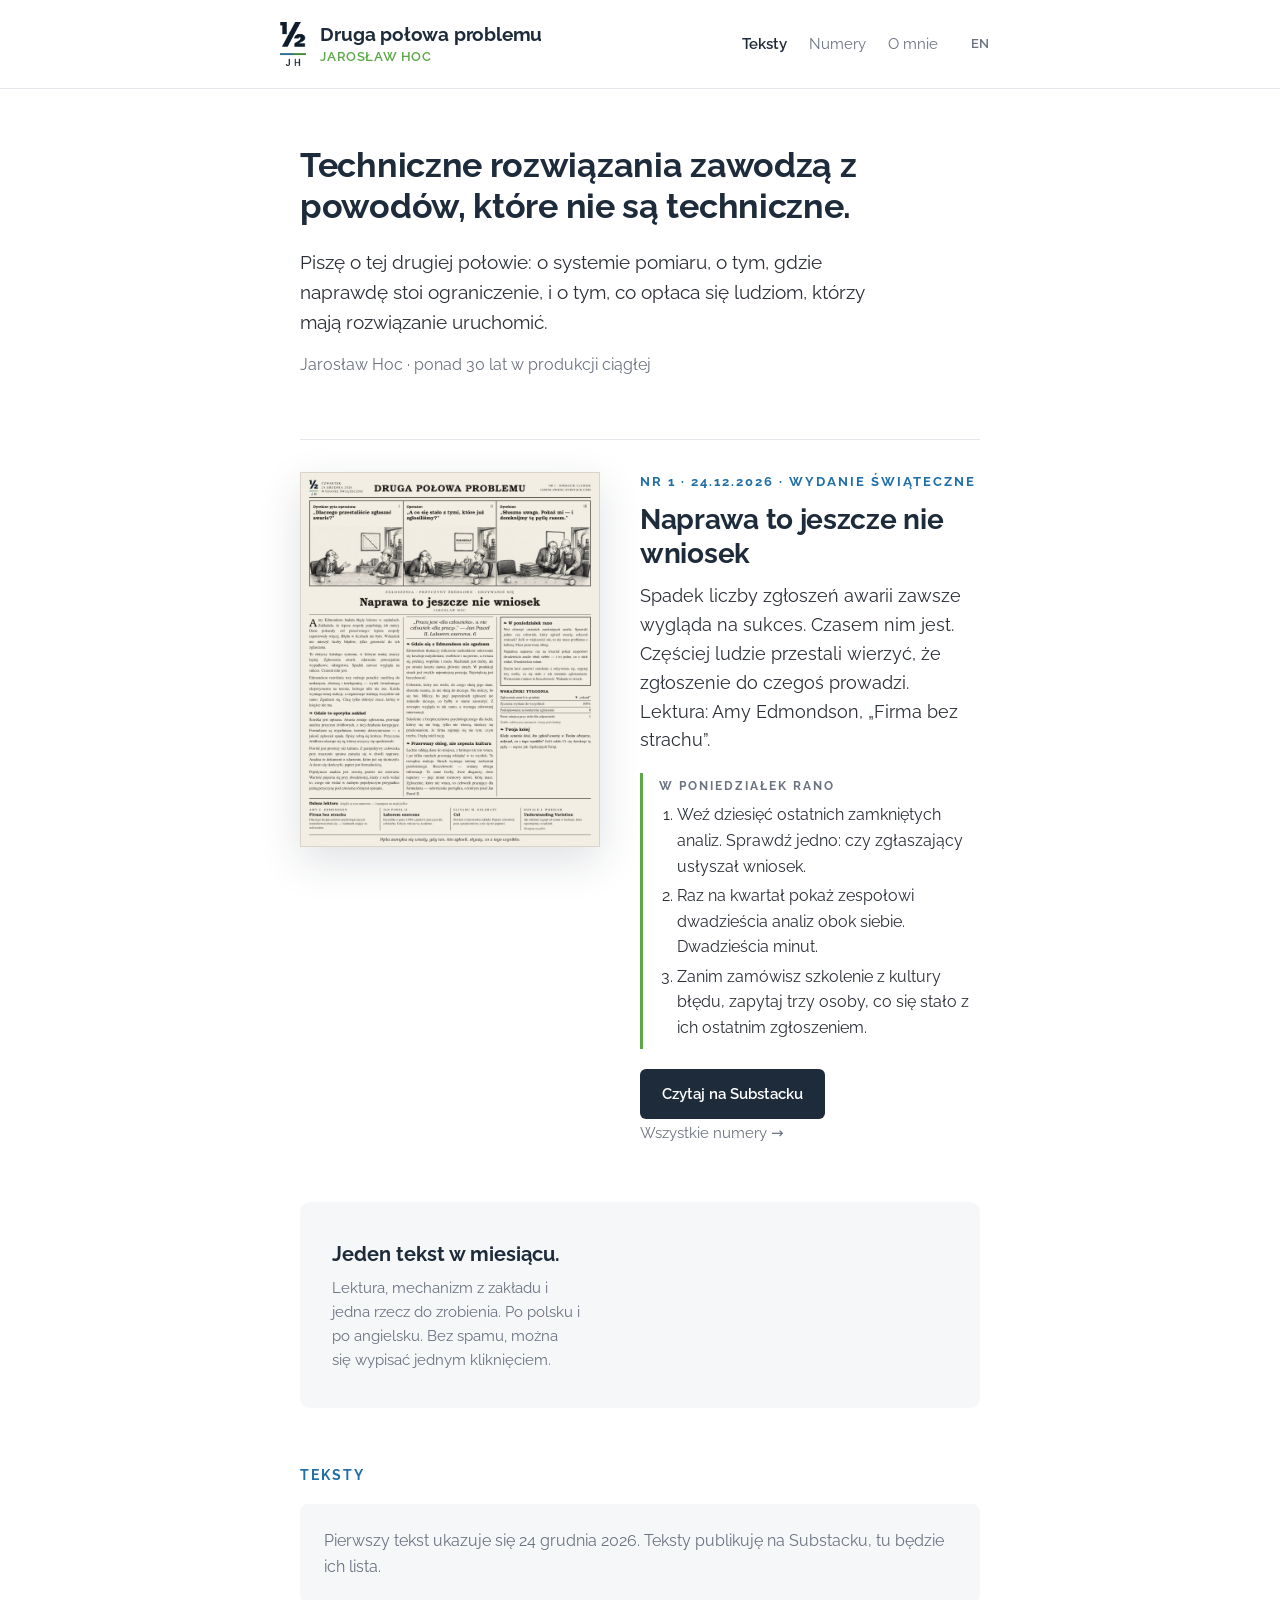
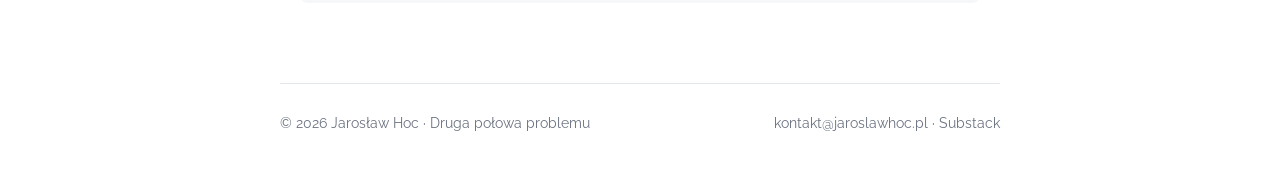
<file: podglad-7f3k-start.html>
<!doctype html>
<html lang="pl">
<head>
<meta charset="utf-8">
<meta name="viewport" content="width=device-width,initial-scale=1">
<title>Druga połowa problemu — Jarosław Hoc</title>
<meta name="description" content="Techniczne rozwiązania zawodzą z powodów, które nie są techniczne. Teksty o tej drugiej połowie.">
<meta name="robots" content="noindex,nofollow">
<meta property="og:type" content="website"><meta property="og:site_name" content="Druga połowa problemu">
<meta property="og:title" content="Druga połowa problemu — Jarosław Hoc"><meta property="og:description" content="Techniczne rozwiązania zawodzą z powodów, które nie są techniczne. Teksty o tej drugiej połowie.">
<meta property="og:url" content="https://jaroslawhoc.pl/podglad-7f3k-start"><meta property="og:image" content="https://jaroslawhoc.pl/og-nr1-pl.jpg">
<meta property="og:image:width" content="1200"><meta property="og:image:height" content="630">
<meta name="twitter:card" content="summary_large_image"><meta name="twitter:image" content="https://jaroslawhoc.pl/og-nr1-pl.jpg">
<link rel="alternate" hreflang="pl" href="https://jaroslawhoc.pl/podglad-7f3k-start">
<link rel="alternate" hreflang="en" href="https://jaroslawhoc.pl/podglad-7f3k-en">
<link rel="preconnect" href="https://fonts.googleapis.com"><link rel="preconnect" href="https://fonts.gstatic.com" crossorigin>
<link href="https://fonts.googleapis.com/css2?family=Raleway:wght@400;500;600;700&display=swap" rel="stylesheet">
<link rel="stylesheet" href="style.css?v=1791019325">
<link rel="icon" href="favicon.png?v=1791019325" type="image/png"><link rel="apple-touch-icon" href="apple-touch-icon.png">
</head>
<body>
<header><div class="wrap nav">
<a class="brand" href="podglad-7f3k-start"><img class="logo" src="logo.png" alt="½ JH"><span><span class="pub">Druga połowa problemu</span><span class="by">Jarosław Hoc</span></span></a>
<nav class="menu"><a href="podglad-7f3k-start" class="on">Teksty</a><a href="podglad-7f3k-numery" class="">Numery</a><a href="podglad-7f3k-o-mnie" class="">O mnie</a><a href="podglad-7f3k-en" class="lang" lang="en">EN</a></nav>
</div></header>
<main class="wrap">
<section class="hero"><h1>Techniczne rozwiązania zawodzą z powodów, które nie są techniczne.</h1><p>Piszę o tej drugiej połowie: o systemie pomiaru, o tym, gdzie naprawdę stoi ograniczenie, i o tym, co opłaca się ludziom, którzy mają rozwiązanie uruchomić.</p><p class="who">Jarosław Hoc · ponad 30 lat w produkcji ciągłej</p></section><section class="latest"><a class="paper" href="gazeta-nr1-pl.jpg"><img src="gazeta-nr1-pl.jpg" alt="Naprawa to jeszcze nie wniosek"></a><div><p class="nr">Nr 1 · 24.12.2026 · wydanie świąteczne</p><h3>Naprawa to jeszcze nie wniosek</h3><p class="lead">Spadek liczby zgłoszeń awarii zawsze wygląda na sukces. Czasem nim jest. Częściej ludzie przestali wierzyć, że zgłoszenie do czegoś prowadzi. Lektura: Amy Edmondson, „Firma bez strachu”.</p><div class="mon"><b>W poniedziałek rano</b><ol><li>Weź dziesięć ostatnich zamkniętych analiz. Sprawdź jedno: czy zgłaszający usłyszał wniosek.</li><li>Raz na kwartał pokaż zespołowi dwadzieścia analiz obok siebie. Dwadzieścia minut.</li><li>Zanim zamówisz szkolenie z kultury błędu, zapytaj trzy osoby, co się stało z ich ostatnim zgłoszeniem.</li></ol></div><a class="cta" href="https://jaroslawhoc.substack.com">Czytaj na Substacku</a><a class="more" href="podglad-7f3k-numery">Wszystkie numery →</a></div></section><section class="subscribe"><div><h4>Jeden tekst w miesiącu.</h4><p>Lektura, mechanizm z zakładu i jedna rzecz do zrobienia. Po polsku i po angielsku. Bez spamu, można się wypisać jednym kliknięciem.</p></div><iframe src="https://jaroslawhoc.substack.com/embed" scrolling="no" title="Substack"></iframe></section><h2>Teksty</h2><div class="empty">Pierwszy tekst ukazuje się 24 grudnia 2026. Teksty publikuję na Substacku, tu będzie ich lista.</div>
</main>
<footer class="wrap">
<span>© 2026 Jarosław Hoc · Druga połowa problemu</span>
<span><a href="mailto:kontakt@jaroslawhoc.pl">kontakt@jaroslawhoc.pl</a> · <a href="https://jaroslawhoc.substack.com">Substack</a></span>
</footer>
<script data-goatcounter="https://jaroslawhoc.goatcounter.com/count" async src="//gc.zgo.at/count.js"></script>
</body></html>
</file>
<file: style.css>
:root{--navy:#1E2B3A;--navy2:#2A3850;--amber:#1F6FA8;--green:#5BA847;--ink:#2B2F36;--gray:#6B7280;--rule:#E3E6EB;--bg:#FFFFFF}
*{box-sizing:border-box}html{-webkit-text-size-adjust:100%}
body{margin:0;font-family:Raleway,system-ui,-apple-system,"Segoe UI",Arial,sans-serif;color:var(--ink);background:var(--bg);line-height:1.6;font-size:17px}
a{color:var(--navy);text-decoration:none;border-bottom:1px solid var(--amber)}a:hover{color:var(--amber)}
.wrap{max-width:720px;margin:0 auto;padding:0 20px}
header{border-bottom:1px solid var(--rule)}
.nav{display:flex;align-items:center;justify-content:space-between;padding:22px 0;gap:16px;flex-wrap:wrap}
.brand{border:0;display:flex;align-items:center;gap:14px;line-height:1.2}.brand>span{display:flex;flex-direction:column}.logo{height:44px;width:auto}
.brand .pub{font-weight:700;color:var(--navy);font-size:19px;letter-spacing:-.2px}
.brand .by{color:var(--green);font-size:13px;font-weight:600;letter-spacing:.6px;text-transform:uppercase;margin-top:3px}
.menu{display:flex;gap:22px;align-items:center;font-size:15px}
.menu a{border:0;color:var(--gray)}.menu a.on{color:var(--navy);font-weight:600}
.lang{border:1px solid var(--rule);border-radius:999px;padding:3px 11px;font-size:13px;color:var(--gray)!important;font-weight:600}
.hero{padding:56px 0 8px}
.latest{display:grid;grid-template-columns:300px 1fr;gap:40px;align-items:start;margin-top:40px;padding:32px 0 8px;border-top:1px solid var(--rule)}
.latest .paper{border:0}.latest .paper img{width:100%;display:block;border:1px solid #d9d4c7;box-shadow:0 14px 40px rgba(30,43,58,.14);transition:transform .2s}.latest .paper:hover img{transform:translateY(-3px)}
.latest .nr{font-size:13px;letter-spacing:2px;text-transform:uppercase;color:var(--amber);font-weight:700;margin:0 0 10px}
.latest h3{font-size:28px;line-height:1.2;color:var(--navy);margin:0 0 12px;font-weight:700;letter-spacing:-.3px}
.latest .lead{font-size:18px;margin:0 0 18px}
.latest .mon{border-left:3px solid var(--green);padding:4px 0 4px 16px;margin:0 0 20px}
.latest .mon b{display:block;font-size:12px;letter-spacing:2px;text-transform:uppercase;color:var(--gray);margin-bottom:6px}
.latest .mon ol{margin:0;padding-left:18px;font-size:16px}.latest .mon li{margin-bottom:4px}
.latest .cta{margin:0 12px 0 0}.latest .more{font-size:15px;color:var(--gray);border:0;white-space:nowrap}
.subscribe{margin:48px 0 0;padding:28px 32px;background:#F6F7F9;border-radius:10px;display:grid;grid-template-columns:1fr 340px;gap:28px;align-items:center}
.subscribe h4{margin:0 0 6px;font-size:20px;color:var(--navy)}.subscribe p{margin:0;font-size:15px;color:var(--gray)}
.subscribe iframe{width:100%;height:150px;border:0;background:transparent}
@media(max-width:700px){.latest{grid-template-columns:1fr}.latest .paper{max-width:320px}.subscribe{grid-template-columns:1fr;padding:22px}}
.hero h1{font-size:34px;line-height:1.2;color:var(--navy);margin:0 0 20px;font-weight:700;letter-spacing:-.3px}
.hero p{font-size:19px;margin:0 0 14px;max-width:600px}
.hero .who{color:var(--gray);font-size:16px}
.cta{display:inline-block;margin-top:22px;background:var(--navy);color:#fff;padding:13px 22px;border-radius:6px;border:0;font-weight:600;font-size:15px}
.cta:hover{background:var(--green);color:#fff}
h2{font-size:14px;letter-spacing:2px;text-transform:uppercase;color:var(--amber);margin:56px 0 18px;font-weight:700}
.texts{list-style:none;padding:0;margin:0}
.texts li{padding:18px 0;border-top:1px solid var(--rule)}
.texts li:last-child{border-bottom:1px solid var(--rule)}
.texts .t{font-weight:600;font-size:18px;color:var(--navy);border:0}
.texts .d{display:block;color:var(--gray);font-size:14px;margin-top:4px}
.empty{padding:24px;background:#F6F7F9;border-radius:8px;color:var(--gray);font-size:16px}
.ahero{position:relative;margin:8px 0 36px;border-radius:10px;overflow:hidden;background:#fbfaf6}.ahero img{width:100%;display:block;-webkit-mask-image:linear-gradient(180deg,#000 55%,transparent 100%);mask-image:linear-gradient(180deg,#000 55%,transparent 100%)}.acard{position:absolute;right:4%;bottom:8%;width:42%;background:rgba(255,255,255,.86);backdrop-filter:blur(3px);border:1px solid #e6e2d8;border-radius:8px;padding:22px 26px;box-shadow:0 10px 30px rgba(30,43,58,.10)}.acard h2{margin:0 0 10px}.acard p{margin:0;font-size:17px;line-height:1.55}@media(max-width:800px){.ahero img{-webkit-mask-image:none;mask-image:none}.acard{position:static;width:auto;margin:-40px 16px 0;background:#fff}}
.atext{max-width:680px}.atext p{font-size:18px;line-height:1.6}.about img{width:100%;border-radius:6px;display:block;border:1px solid #e6e2d8}
@media(max-width:640px){.about{grid-template-columns:1fr}.about img{width:180px}}
.about p{margin:0 0 16px}
.issues{display:grid;grid-template-columns:repeat(auto-fill,minmax(260px,1fr));gap:28px;margin-top:24px}.issue{margin:0}.issue img{width:100%;display:block;border:1px solid #d9d4c7;box-shadow:0 8px 30px rgba(30,43,58,.12);transition:transform .2s}.issue a:hover img{transform:translateY(-3px)}.issue figcaption{font-size:14px;color:var(--gray);margin-top:10px}.issue figcaption em{color:var(--green);font-style:normal}.issues+.empty{margin-top:20px}
.texts li{display:flex;gap:16px;align-items:flex-start}.texts .thumb img{width:72px;display:block;border:1px solid #d9d4c7}
.empty{margin-bottom:8px}
@media(max-width:640px){.hero{padding:44px 0 28px}.hero h1{font-size:28px}}
footer.wrap{margin:80px auto 0;border-top:1px solid var(--rule);padding:28px 0 44px;color:var(--gray);font-size:14px;display:flex;justify-content:space-between;flex-wrap:wrap;gap:12px}
footer a{border:0;color:var(--gray)}footer a:hover{color:var(--navy)}
</file>
